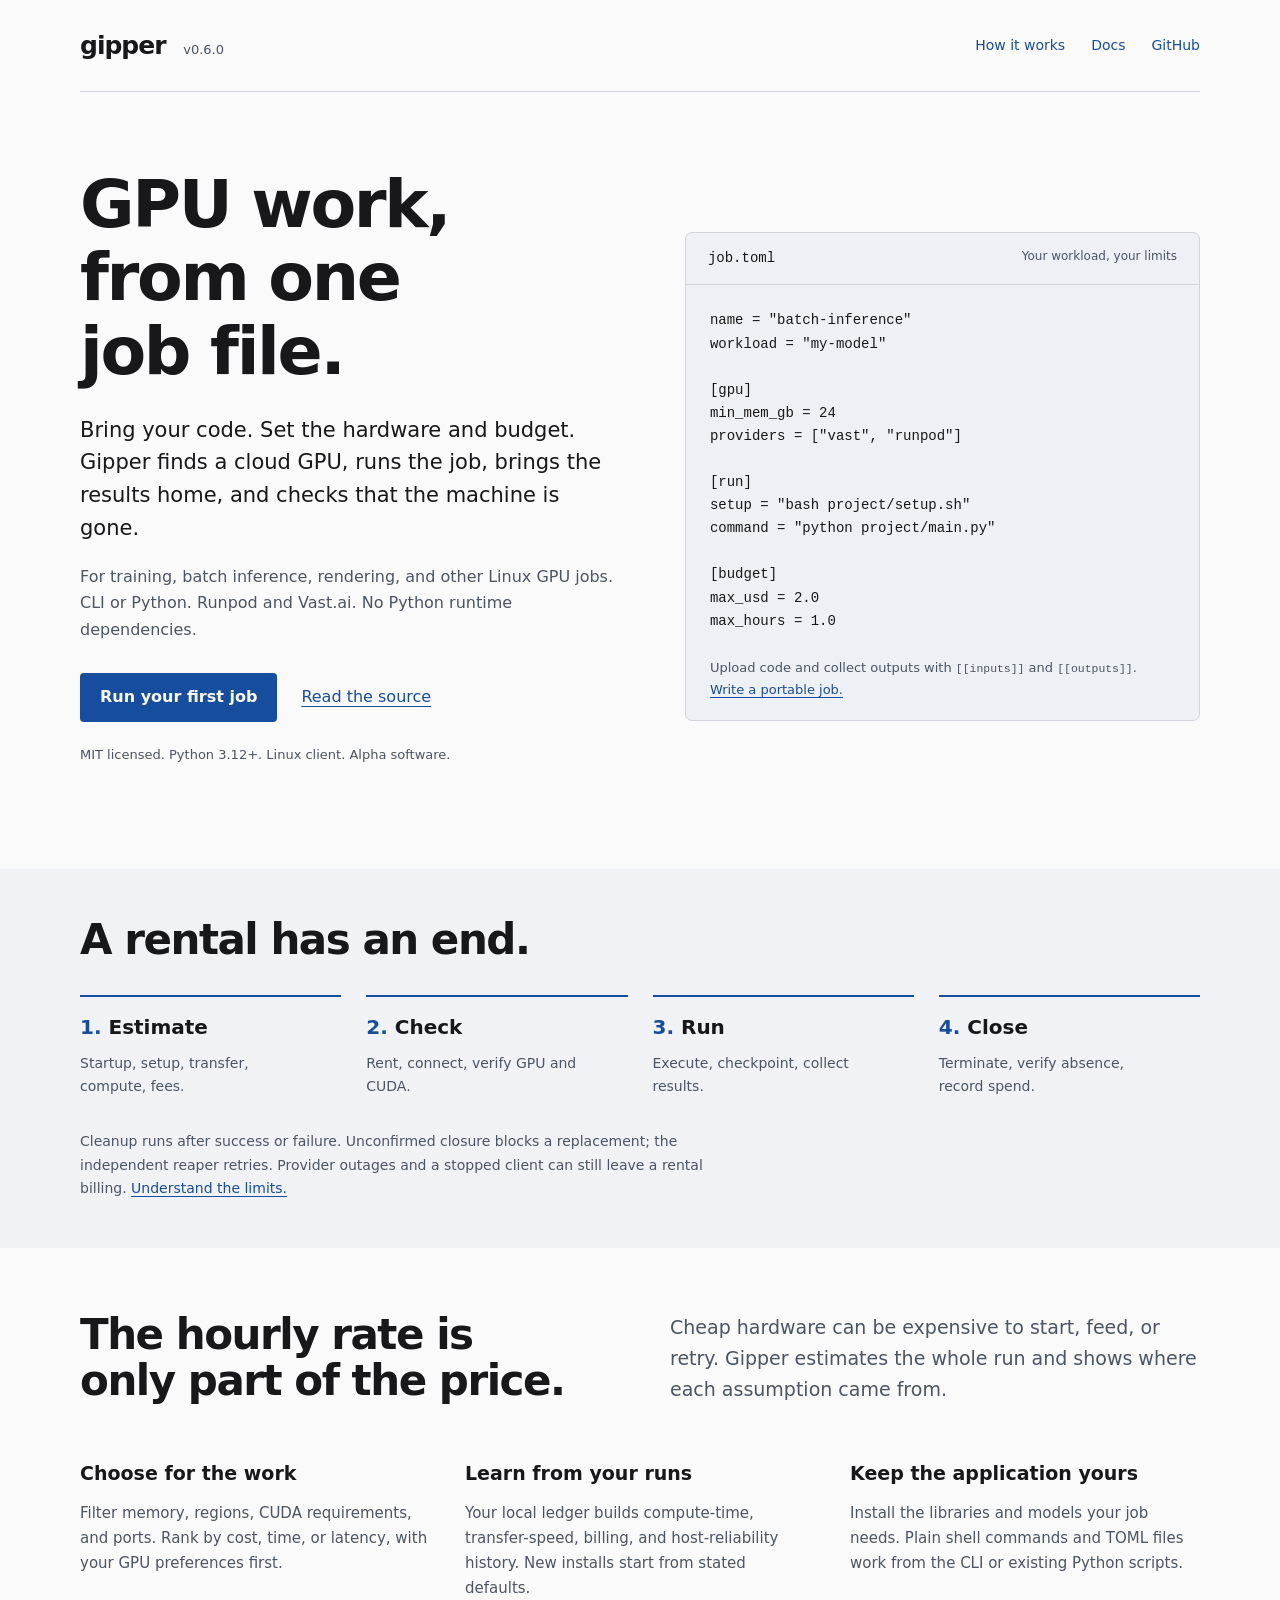
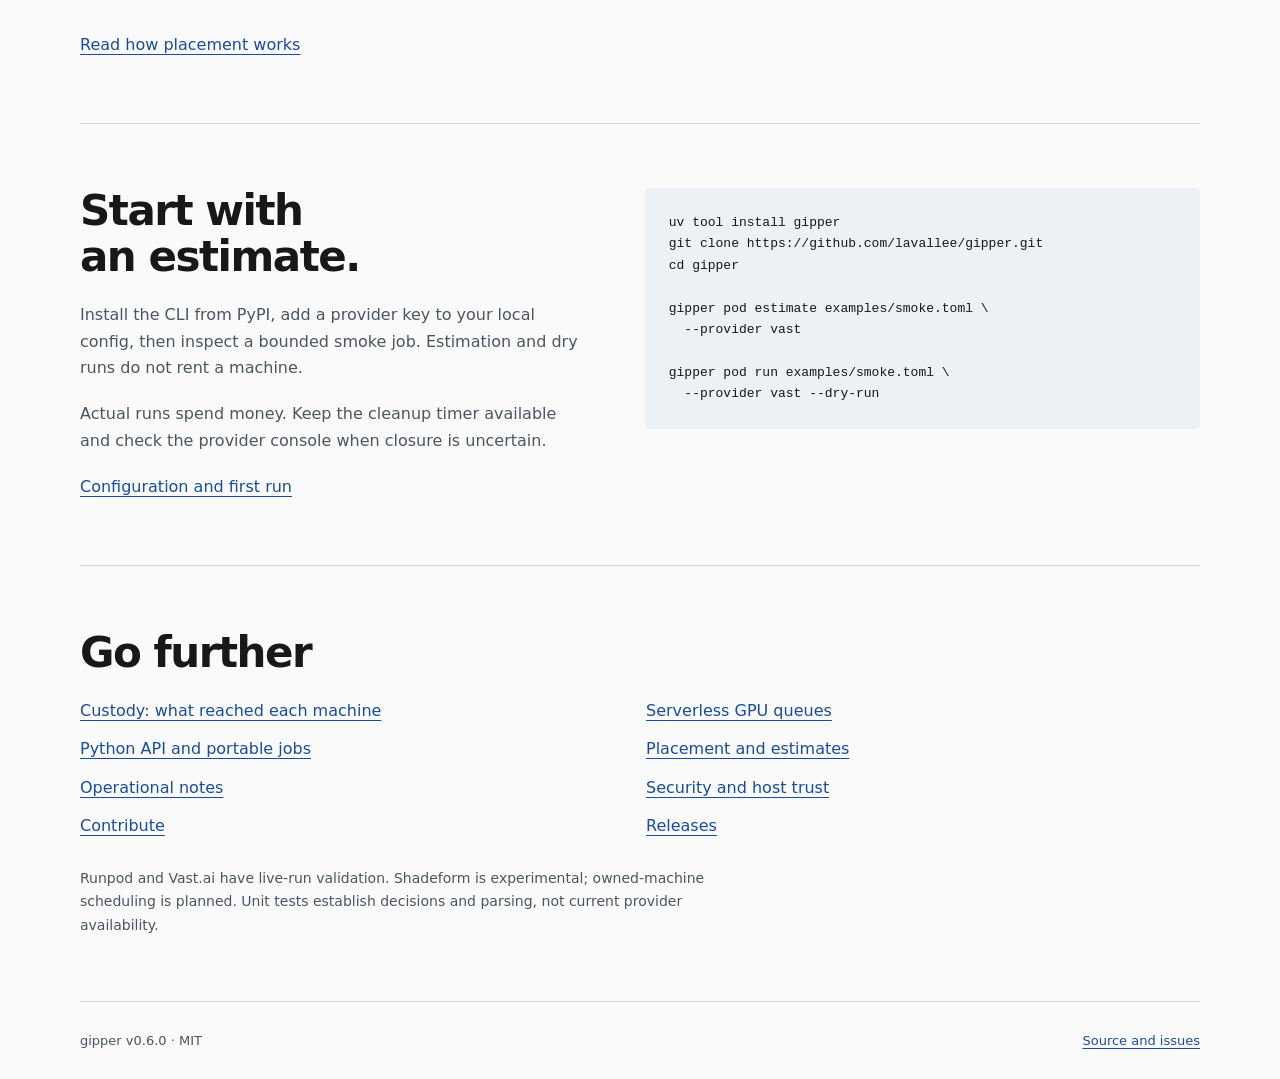
<file: docs/index.html>
<!doctype html>
<html lang="en">
<head>
<meta charset="utf-8"><meta name="viewport" content="width=device-width,initial-scale=1">
<meta name="color-scheme" content="dark light">
<title>gipper — GPU jobs across cloud markets</title>
<meta name="description" content="Run GPU jobs across Runpod and Vast.ai. Compare whole-job costs, collect results, verify teardown, and learn from your own run history. Python, TOML, no runtime dependencies.">
<meta property="og:title" content="gipper — GPU jobs across cloud markets">
<meta property="og:description" content="One job file. Whole-run estimates. Results brought home. Teardown verified.">
<meta property="og:type" content="website"><link rel="canonical" href="https://lavallee.github.io/gipper/">
<link rel="icon" href="favicon.svg" type="image/svg+xml"><link rel="stylesheet" href="style.css">
</head>
<body>
<a class="skip" href="#main">Skip to content</a>
<header class="site-header wrap"><a class="wordmark" href="./">gipper <span>v0.6.0</span></a><nav aria-label="Main"><a href="#how">How it works</a><a href="guides/quickstart.html">Docs</a><a href="https://github.com/lavallee/gipper">GitHub</a></nav></header>
<main id="main">
<section class="hero wrap">
<div><h1>GPU work, from one job file.</h1><p class="lead">Bring your code. Set the hardware and budget. Gipper finds a cloud GPU, runs the job, brings the results home, and checks that the machine is gone.</p><p class="support">For training, batch inference, rendering, and other Linux GPU jobs. CLI or Python. Runpod and Vast.ai. No Python runtime dependencies.</p><div class="actions"><a class="button" href="guides/quickstart.html">Run your first job</a><a href="https://github.com/lavallee/gipper">Read the source</a></div><p class="status">MIT licensed. Python 3.12+. Linux client. Alpha software.</p></div>
<div class="job-file"><div class="file-heading">job.toml <span>Your workload, your limits</span></div><pre><code>name = "batch-inference"
workload = "my-model"

[gpu]
min_mem_gb = 24
providers = ["vast", "runpod"]

[run]
setup = "bash project/setup.sh"
command = "python project/main.py"

[budget]
max_usd = 2.0
max_hours = 1.0</code></pre><p>Upload code and collect outputs with <code>[[inputs]]</code> and <code>[[outputs]]</code>. <a href="guides/clients.html">Write a portable job.</a></p></div>
</section>
<section class="band" id="how"><div class="wrap"><h2>A rental has an end.</h2><ol class="lifecycle"><li><strong>Estimate</strong><span>Startup, setup, transfer, compute, fees.</span></li><li><strong>Check</strong><span>Rent, connect, verify GPU and CUDA.</span></li><li><strong>Run</strong><span>Execute, checkpoint, collect results.</span></li><li><strong>Close</strong><span>Terminate, verify absence, record spend.</span></li></ol><p>Cleanup runs after success or failure. Unconfirmed closure blocks a replacement; the independent reaper retries. Provider outages and a stopped client can still leave a rental billing. <a href="guides/security.html">Understand the limits.</a></p></div></section>
<section class="wrap section"><div class="section-intro"><h2>The hourly rate is only part of the price.</h2><p>Cheap hardware can be expensive to start, feed, or retry. Gipper estimates the whole run and shows where each assumption came from.</p></div><dl class="capabilities"><div><dt>Choose for the work</dt><dd>Filter memory, regions, CUDA requirements, and ports. Rank by cost, time, or latency, with your GPU preferences first.</dd></div><div><dt>Learn from your runs</dt><dd>Your local ledger builds compute-time, transfer-speed, billing, and host-reliability history. New installs start from stated defaults.</dd></div><div><dt>Keep the application yours</dt><dd>Install the libraries and models your job needs. Plain shell commands and TOML files work from the CLI or existing Python scripts.</dd></div></dl><a href="guides/placement.html">Read how placement works</a></section>
<section class="wrap section install" id="install"><div><h2>Start with an estimate.</h2><p>Install the CLI from PyPI, add a provider key to your local config, then inspect a bounded smoke job. Estimation and dry runs do not rent a machine.</p><p>Actual runs spend money. Keep the cleanup timer available and check the provider console when closure is uncertain.</p><a href="guides/quickstart.html">Configuration and first run</a></div><pre><code>uv tool install gipper
git clone https://github.com/lavallee/gipper.git
cd gipper

gipper pod estimate examples/smoke.toml \
  --provider vast

gipper pod run examples/smoke.toml \
  --provider vast --dry-run</code></pre></section>
<section class="wrap section reference"><h2>Go further</h2><div><a href="guides/custody.html">Custody: what reached each machine</a><a href="guides/serverless.html">Serverless GPU queues</a><a href="guides/clients.html">Python API and portable jobs</a><a href="guides/placement.html">Placement and estimates</a><a href="guides/lessons.html">Operational notes</a><a href="guides/security.html">Security and host trust</a><a href="https://github.com/lavallee/gipper/blob/main/CONTRIBUTING.md">Contribute</a><a href="https://github.com/lavallee/gipper/releases">Releases</a></div><p>Runpod and Vast.ai have live-run validation. Shadeform is experimental; owned-machine scheduling is planned. Unit tests establish decisions and parsing, not current provider availability.</p></section>
</main><footer class="wrap footer"><span>gipper v0.6.0 · MIT</span><a href="https://github.com/lavallee/gipper">Source and issues</a></footer>
</body></html>
</file>
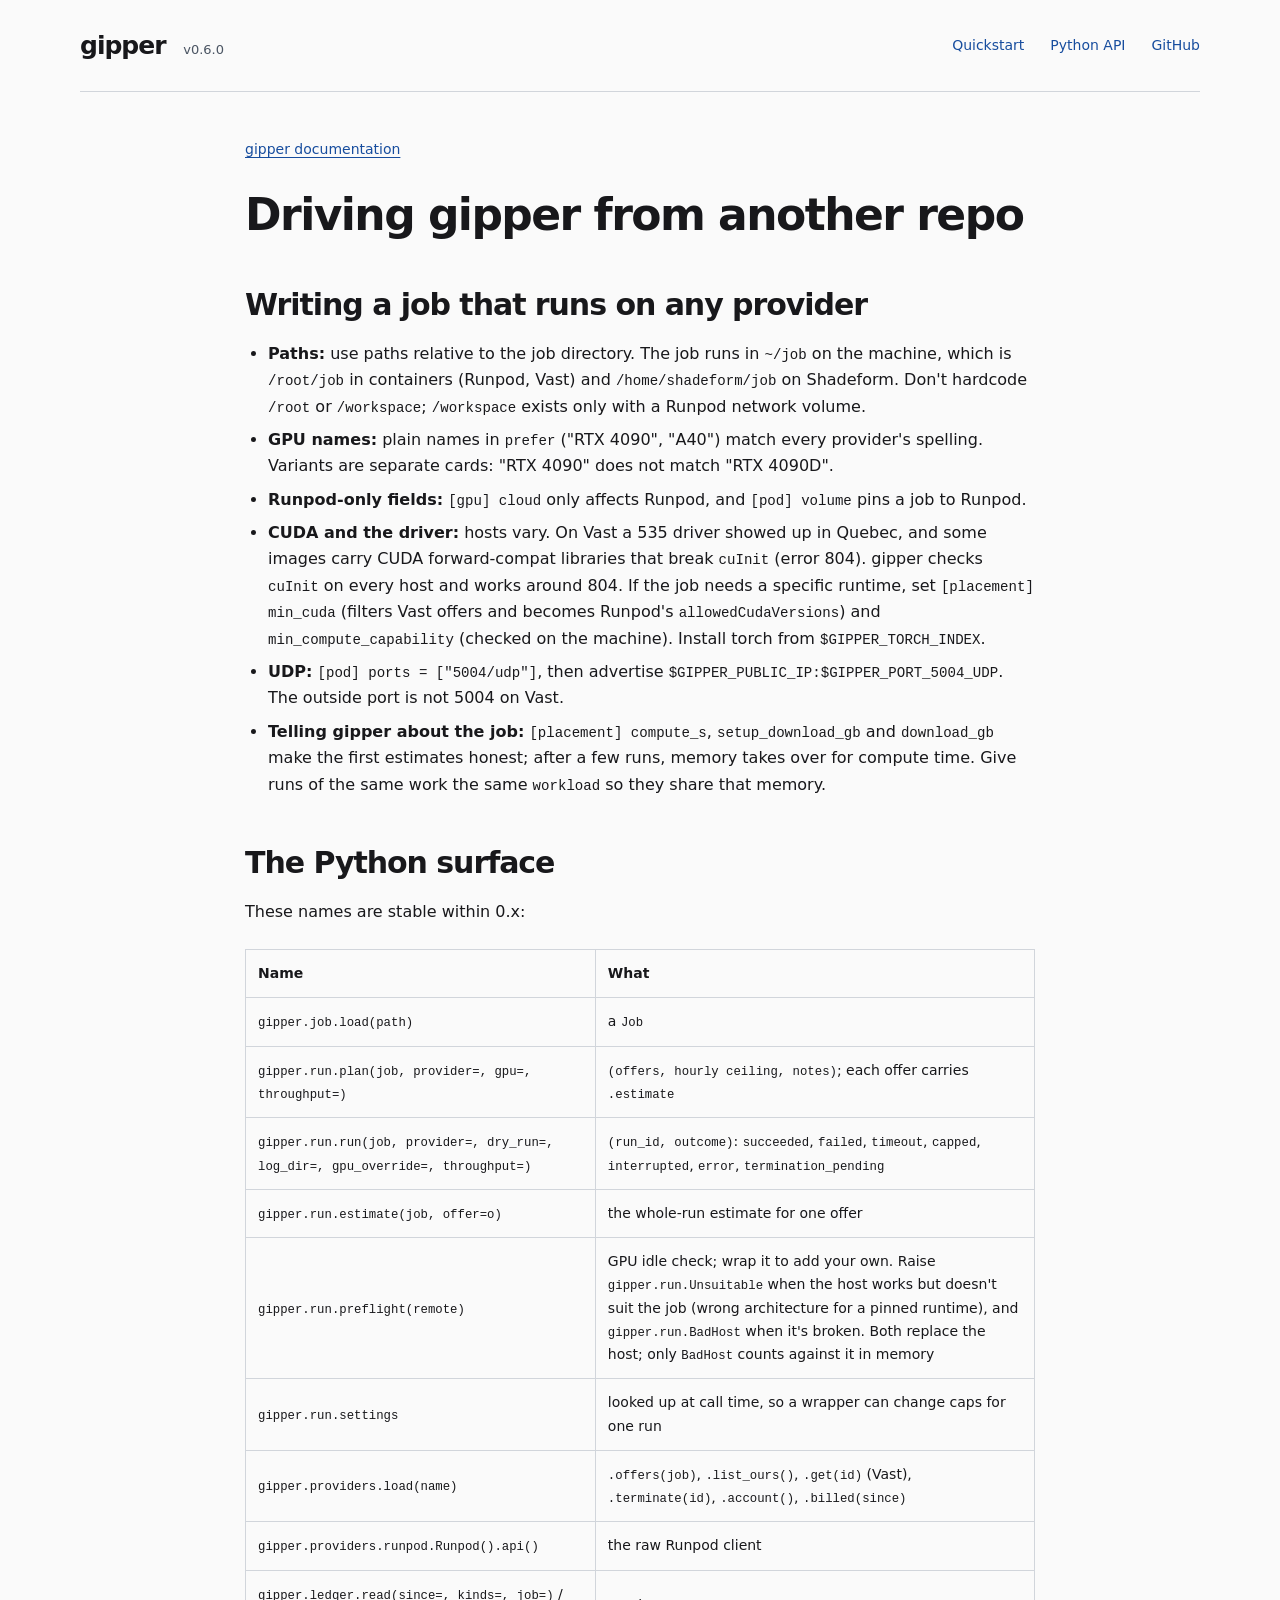
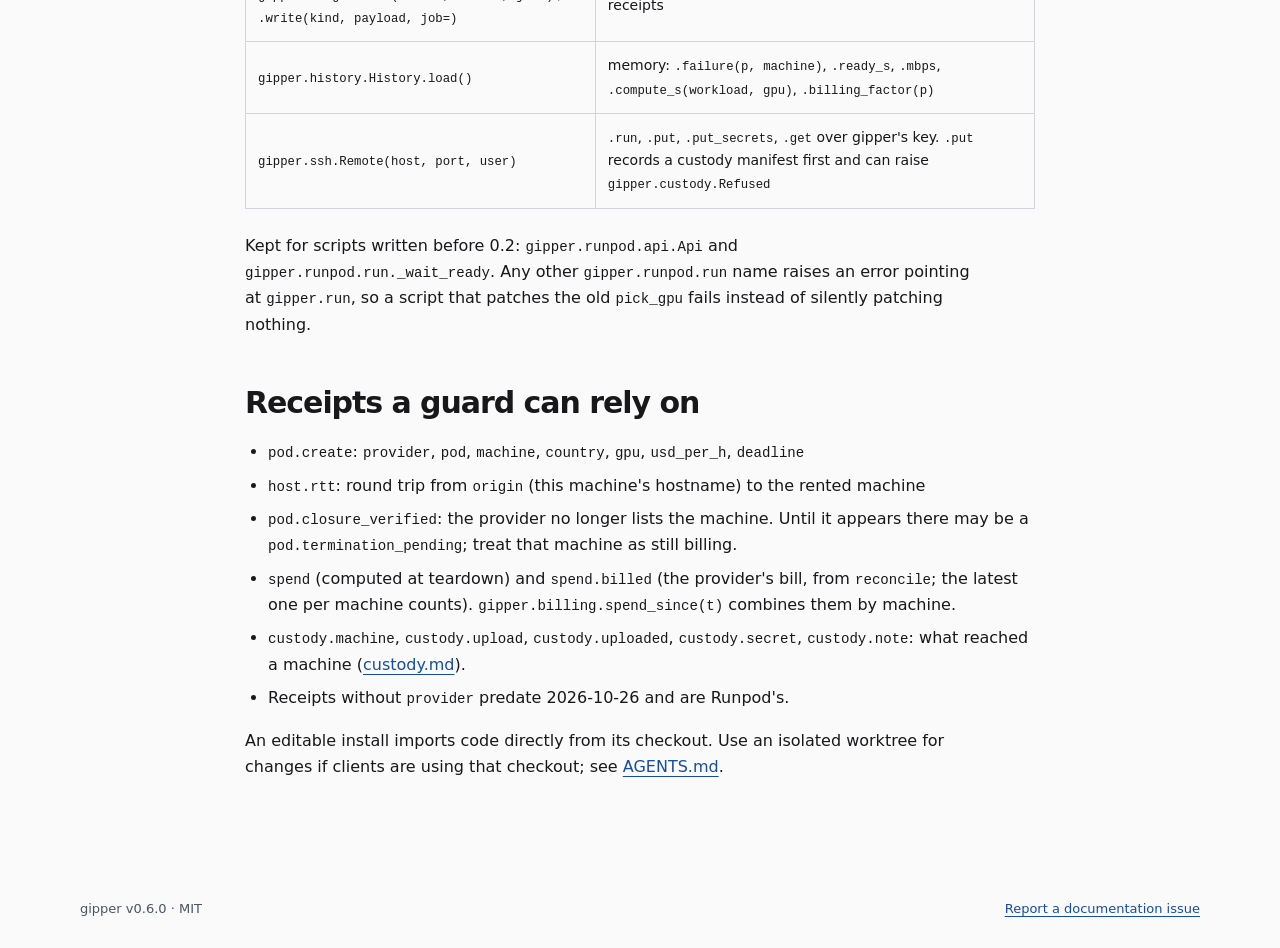
<file: docs/guides/clients.html>
<!doctype html>
<html lang="en"><head><meta charset="utf-8"><meta name="viewport" content="width=device-width,initial-scale=1">
<meta name="color-scheme" content="dark light"><title>Driving gipper from another repo — gipper</title>
<meta name="description" content="Driving gipper from another repo: documentation for the gipper GPU job runner.">
<link rel="canonical" href="https://lavallee.github.io/gipper/guides/clients.html">
<link rel="stylesheet" href="../style.css"><link rel="icon" href="../favicon.svg" type="image/svg+xml"></head>
<body><a class="skip" href="#main">Skip to content</a><header class="site-header wrap"><a class="wordmark" href="../index.html">gipper <span>v0.6.0</span></a><nav aria-label="Documentation"><a href="quickstart.html">Quickstart</a><a href="clients.html">Python API</a><a href="https://github.com/lavallee/gipper">GitHub</a></nav></header>
<main class="guide wrap" id="main"><a class="back" href="../index.html">gipper documentation</a><h1>Driving gipper from another repo</h1>
<h2>Writing a job that runs on any provider</h2>
<ul>
<li><strong>Paths:</strong> use paths relative to the job directory. The job runs in
<code>~/job</code> on the machine, which is <code>/root/job</code> in containers (Runpod, Vast) and
<code>/home/shadeform/job</code> on Shadeform. Don't hardcode <code>/root</code> or <code>/workspace</code>;
<code>/workspace</code> exists only with a Runpod network volume.</li>
<li><strong>GPU names:</strong> plain names in <code>prefer</code> (&quot;RTX 4090&quot;, &quot;A40&quot;) match every
provider's spelling. Variants are separate cards: &quot;RTX 4090&quot; does not match
&quot;RTX 4090D&quot;.</li>
<li><strong>Runpod-only fields:</strong> <code>[gpu] cloud</code> only affects Runpod, and <code>[pod] volume</code>
pins a job to Runpod.</li>
<li><strong>CUDA and the driver:</strong> hosts vary. On Vast a 535 driver showed up in Quebec,
and some images carry CUDA forward-compat libraries that break <code>cuInit</code> (error
804). gipper checks <code>cuInit</code> on every host and works around 804. If the job
needs a specific runtime, set <code>[placement] min_cuda</code> (filters Vast offers and
becomes Runpod's <code>allowedCudaVersions</code>) and <code>min_compute_capability</code> (checked
on the machine). Install torch from <code>$GIPPER_TORCH_INDEX</code>.</li>
<li><strong>UDP:</strong> <code>[pod] ports = [&quot;5004/udp&quot;]</code>, then advertise
<code>$GIPPER_PUBLIC_IP:$GIPPER_PORT_5004_UDP</code>. The outside port is not 5004 on Vast.</li>
<li><strong>Telling gipper about the job:</strong> <code>[placement] compute_s</code>, <code>setup_download_gb</code>
and <code>download_gb</code> make the first estimates honest; after a few runs, memory
takes over for compute time. Give runs of the same work the same <code>workload</code> so
they share that memory.</li>
</ul>
<h2>The Python surface</h2>
<p>These names are stable within 0.x:</p>
<table>
<thead>
<tr>
<th>Name</th>
<th>What</th>
</tr>
</thead>
<tbody>
<tr>
<td><code>gipper.job.load(path)</code></td>
<td>a <code>Job</code></td>
</tr>
<tr>
<td><code>gipper.run.plan(job, provider=, gpu=, throughput=)</code></td>
<td><code>(offers, hourly ceiling, notes)</code>; each offer carries <code>.estimate</code></td>
</tr>
<tr>
<td><code>gipper.run.run(job, provider=, dry_run=, log_dir=, gpu_override=, throughput=)</code></td>
<td><code>(run_id, outcome)</code>: <code>succeeded</code>, <code>failed</code>, <code>timeout</code>, <code>capped</code>, <code>interrupted</code>, <code>error</code>, <code>termination_pending</code></td>
</tr>
<tr>
<td><code>gipper.run.estimate(job, offer=o)</code></td>
<td>the whole-run estimate for one offer</td>
</tr>
<tr>
<td><code>gipper.run.preflight(remote)</code></td>
<td>GPU idle check; wrap it to add your own. Raise <code>gipper.run.Unsuitable</code> when the host works but doesn't suit the job (wrong architecture for a pinned runtime), and <code>gipper.run.BadHost</code> when it's broken. Both replace the host; only <code>BadHost</code> counts against it in memory</td>
</tr>
<tr>
<td><code>gipper.run.settings</code></td>
<td>looked up at call time, so a wrapper can change caps for one run</td>
</tr>
<tr>
<td><code>gipper.providers.load(name)</code></td>
<td><code>.offers(job)</code>, <code>.list_ours()</code>, <code>.get(id)</code> (Vast), <code>.terminate(id)</code>, <code>.account()</code>, <code>.billed(since)</code></td>
</tr>
<tr>
<td><code>gipper.providers.runpod.Runpod().api()</code></td>
<td>the raw Runpod client</td>
</tr>
<tr>
<td><code>gipper.ledger.read(since=, kinds=, job=)</code> / <code>.write(kind, payload, job=)</code></td>
<td>receipts</td>
</tr>
<tr>
<td><code>gipper.history.History.load()</code></td>
<td>memory: <code>.failure(p, machine)</code>, <code>.ready_s</code>, <code>.mbps</code>, <code>.compute_s(workload, gpu)</code>, <code>.billing_factor(p)</code></td>
</tr>
<tr>
<td><code>gipper.ssh.Remote(host, port, user)</code></td>
<td><code>.run</code>, <code>.put</code>, <code>.put_secrets</code>, <code>.get</code> over gipper's key. <code>.put</code> records a custody manifest first and can raise <code>gipper.custody.Refused</code></td>
</tr>
</tbody>
</table>
<p>Kept for scripts written before 0.2: <code>gipper.runpod.api.Api</code> and
<code>gipper.runpod.run._wait_ready</code>. Any other <code>gipper.runpod.run</code> name raises an
error pointing at <code>gipper.run</code>, so a script that patches the old <code>pick_gpu</code> fails
instead of silently patching nothing.</p>
<h2>Receipts a guard can rely on</h2>
<ul>
<li><code>pod.create</code>: <code>provider</code>, <code>pod</code>, <code>machine</code>, <code>country</code>, <code>gpu</code>, <code>usd_per_h</code>, <code>deadline</code></li>
<li><code>host.rtt</code>: round trip from <code>origin</code> (this machine's hostname) to the rented machine</li>
<li><code>pod.closure_verified</code>: the provider no longer lists the machine. Until it
appears there may be a <code>pod.termination_pending</code>; treat that machine as still
billing.</li>
<li><code>spend</code> (computed at teardown) and <code>spend.billed</code> (the provider's bill, from
<code>reconcile</code>; the latest one per machine counts). <code>gipper.billing.spend_since(t)</code>
combines them by machine.</li>
<li><code>custody.machine</code>, <code>custody.upload</code>, <code>custody.uploaded</code>, <code>custody.secret</code>,
<code>custody.note</code>: what reached a machine (<a href="custody.html">custody.md</a>).</li>
<li>Receipts without <code>provider</code> predate 2026-10-26 and are Runpod's.</li>
</ul>
<p>An editable install imports code directly from its checkout. Use an isolated
worktree for changes if clients are using that checkout; see <a href="https://github.com/lavallee/gipper/blob/main/AGENTS.md">AGENTS.md</a>.</p>
</main>
<footer class="wrap footer"><span>gipper v0.6.0 · MIT</span><a href="https://github.com/lavallee/gipper/issues">Report a documentation issue</a></footer></body></html>
</file>
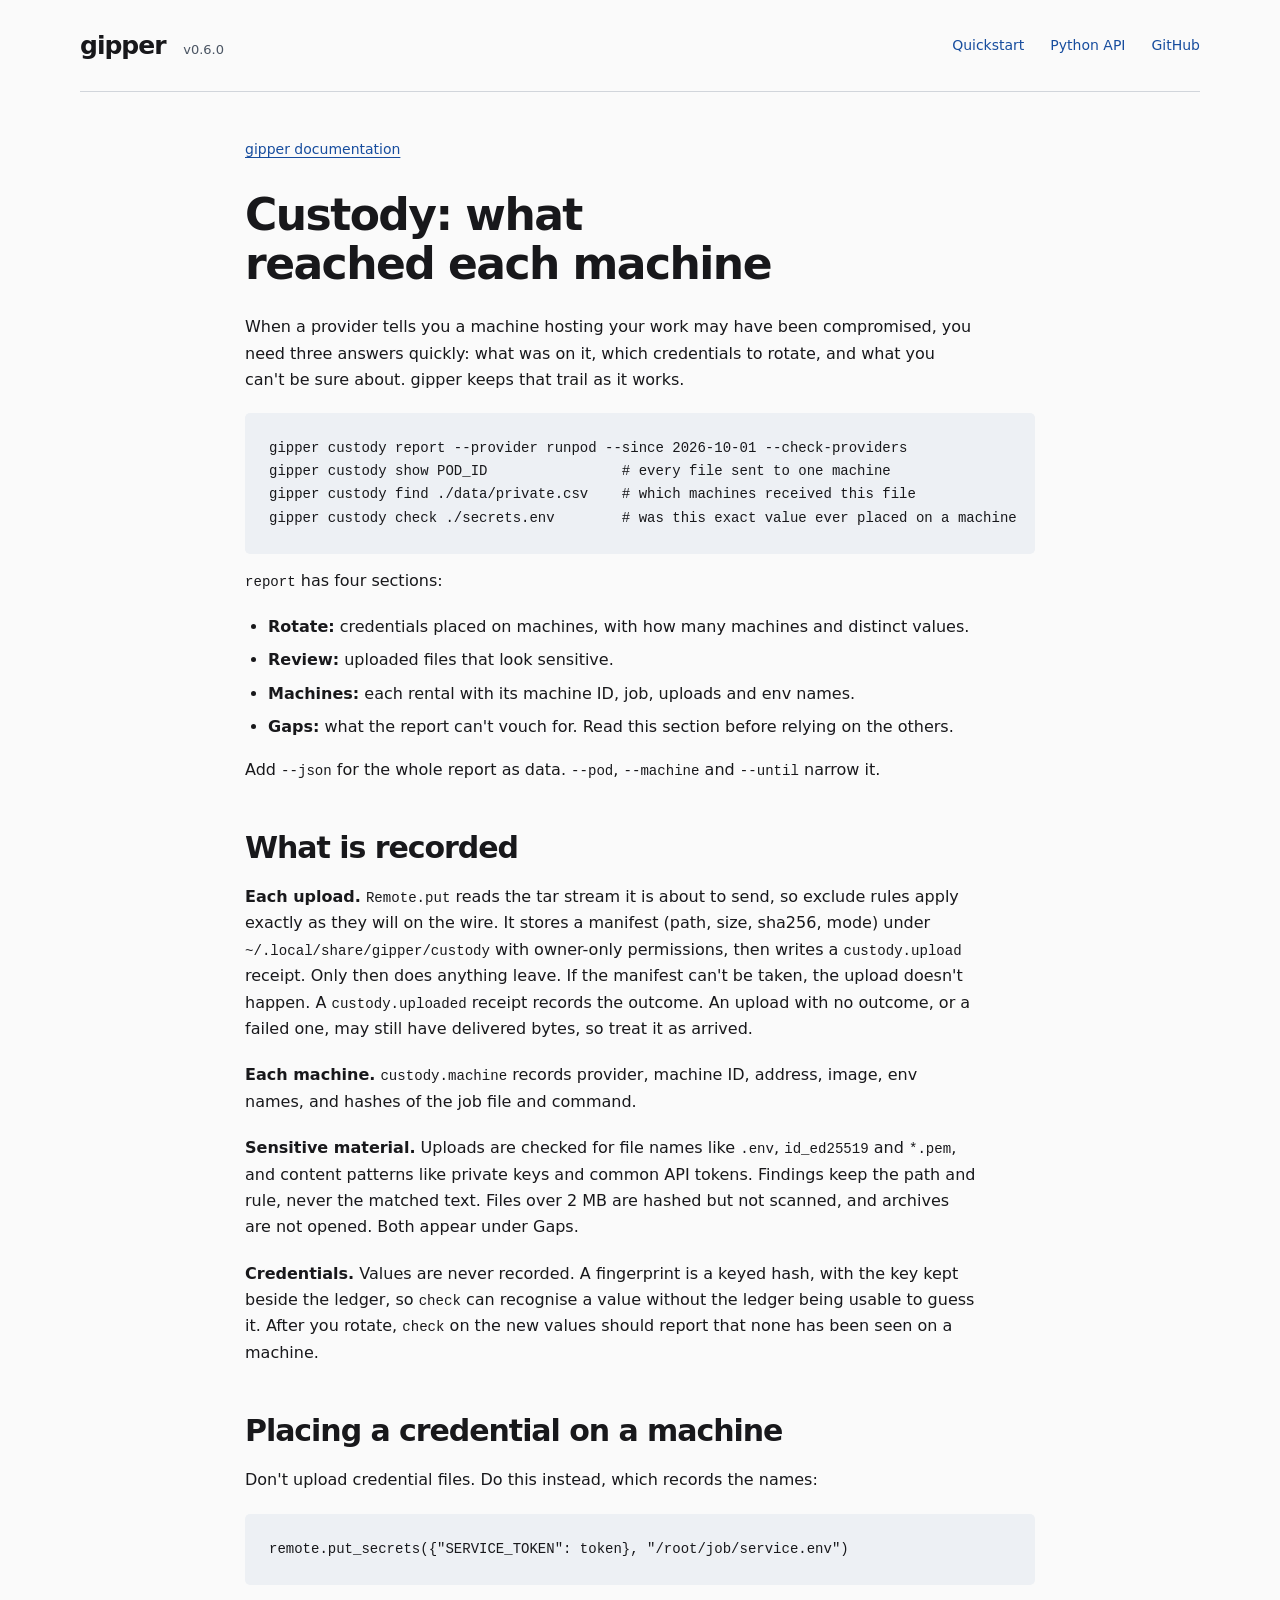
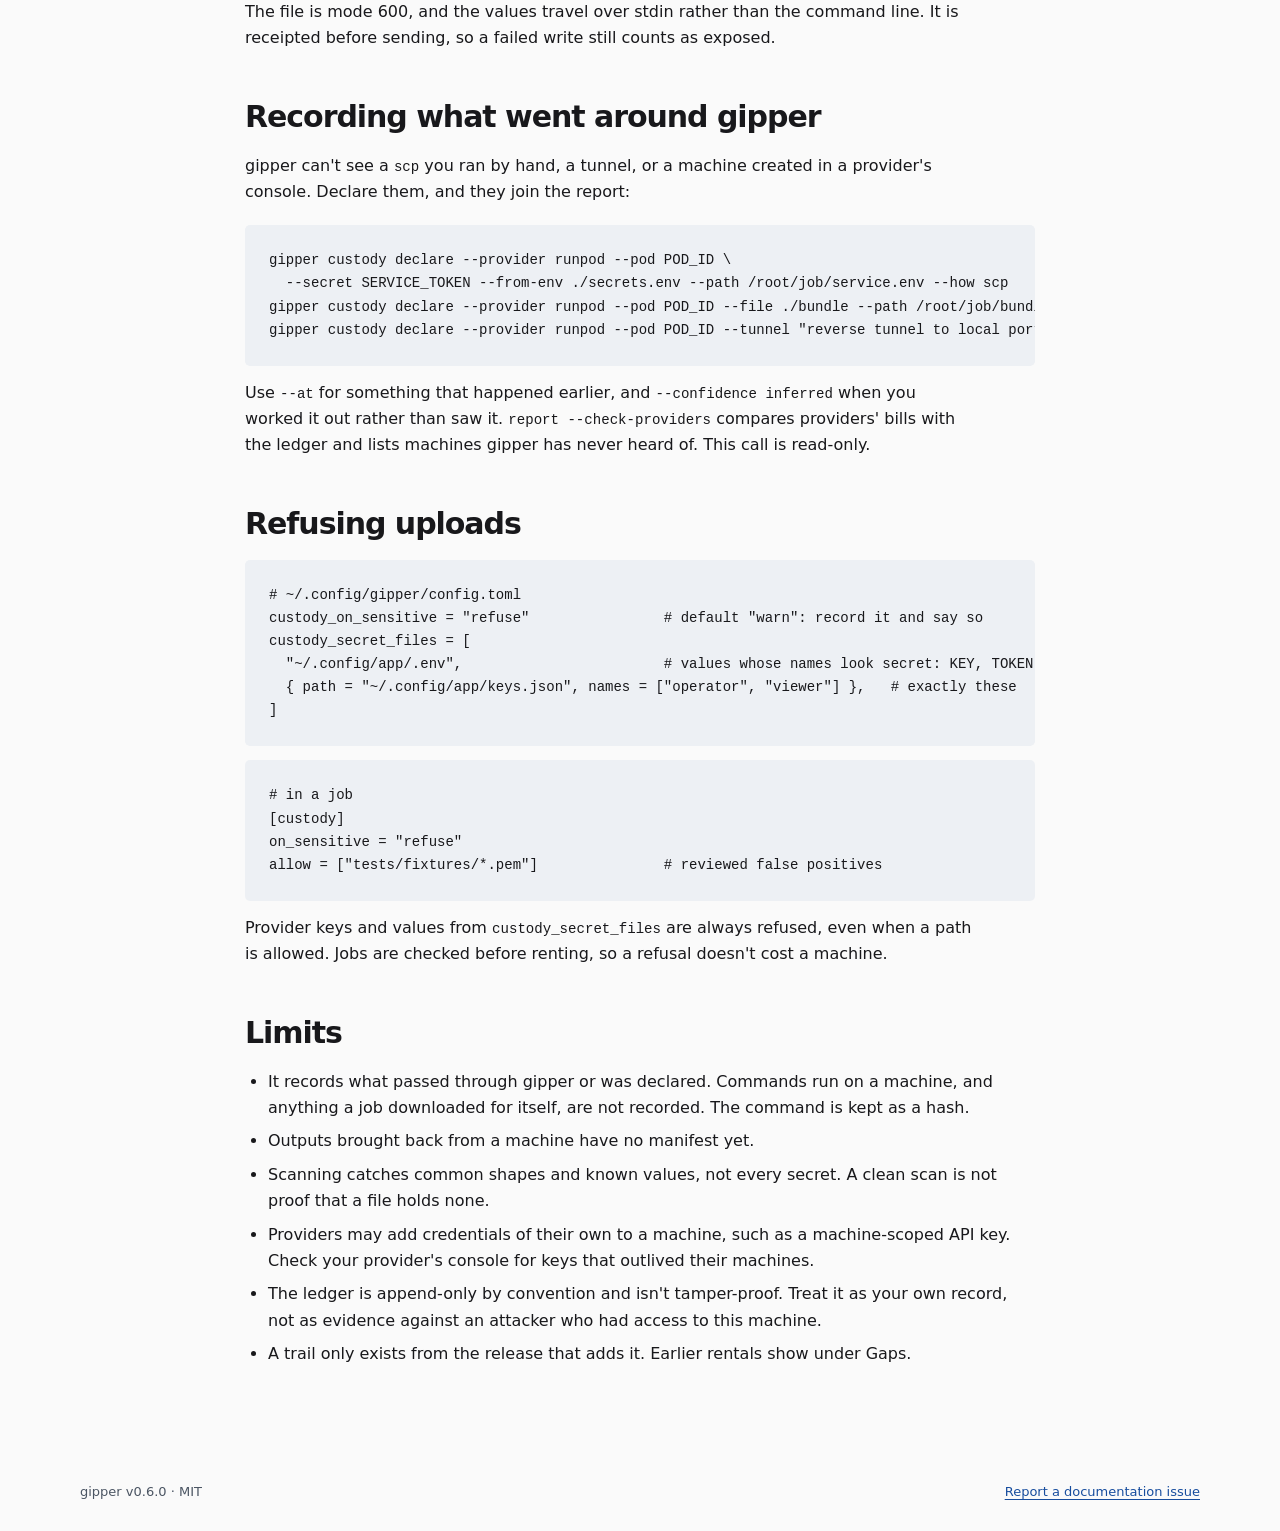
<file: docs/guides/custody.html>
<!doctype html>
<html lang="en"><head><meta charset="utf-8"><meta name="viewport" content="width=device-width,initial-scale=1">
<meta name="color-scheme" content="dark light"><title>Custody: what reached each machine — gipper</title>
<meta name="description" content="Custody: what reached each machine: documentation for the gipper GPU job runner.">
<link rel="canonical" href="https://lavallee.github.io/gipper/guides/custody.html">
<link rel="stylesheet" href="../style.css"><link rel="icon" href="../favicon.svg" type="image/svg+xml"></head>
<body><a class="skip" href="#main">Skip to content</a><header class="site-header wrap"><a class="wordmark" href="../index.html">gipper <span>v0.6.0</span></a><nav aria-label="Documentation"><a href="quickstart.html">Quickstart</a><a href="clients.html">Python API</a><a href="https://github.com/lavallee/gipper">GitHub</a></nav></header>
<main class="guide wrap" id="main"><a class="back" href="../index.html">gipper documentation</a><h1>Custody: what reached each machine</h1>
<p>When a provider tells you a machine hosting your work may have been compromised, you
need three answers quickly: what was on it, which credentials to rotate, and what you
can't be sure about. gipper keeps that trail as it works.</p>
<pre><code>gipper custody report --provider runpod --since 2026-10-01 --check-providers
gipper custody show POD_ID                # every file sent to one machine
gipper custody find ./data/private.csv    # which machines received this file
gipper custody check ./secrets.env        # was this exact value ever placed on a machine
</code></pre>
<p><code>report</code> has four sections:</p>
<ul>
<li><strong>Rotate:</strong> credentials placed on machines, with how many machines and distinct values.</li>
<li><strong>Review:</strong> uploaded files that look sensitive.</li>
<li><strong>Machines:</strong> each rental with its machine ID, job, uploads and env names.</li>
<li><strong>Gaps:</strong> what the report can't vouch for. Read this section before relying on the others.</li>
</ul>
<p>Add <code>--json</code> for the whole report as data. <code>--pod</code>, <code>--machine</code> and <code>--until</code> narrow it.</p>
<h2>What is recorded</h2>
<p><strong>Each upload.</strong> <code>Remote.put</code> reads the tar stream it is about to send, so exclude rules
apply exactly as they will on the wire. It stores a manifest (path, size, sha256, mode)
under <code>~/.local/share/gipper/custody</code> with owner-only permissions, then writes a
<code>custody.upload</code> receipt. Only then does anything leave. If the manifest can't be taken,
the upload doesn't happen. A <code>custody.uploaded</code> receipt records the outcome. An upload
with no outcome, or a failed one, may still have delivered bytes, so treat it as arrived.</p>
<p><strong>Each machine.</strong> <code>custody.machine</code> records provider, machine ID, address, image, env
names, and hashes of the job file and command.</p>
<p><strong>Sensitive material.</strong> Uploads are checked for file names like <code>.env</code>, <code>id_ed25519</code>
and <code>*.pem</code>, and content patterns like private keys and common API tokens. Findings keep
the path and rule, never the matched text. Files over 2 MB are hashed but not scanned,
and archives are not opened. Both appear under Gaps.</p>
<p><strong>Credentials.</strong> Values are never recorded. A fingerprint is a keyed hash, with the key
kept beside the ledger, so <code>check</code> can recognise a value without the ledger being
usable to guess it. After you rotate, <code>check</code> on the new values should report that none
has been seen on a machine.</p>
<h2>Placing a credential on a machine</h2>
<p>Don't upload credential files. Do this instead, which records the names:</p>
<pre><code class="language-python">remote.put_secrets({&quot;SERVICE_TOKEN&quot;: token}, &quot;/root/job/service.env&quot;)
</code></pre>
<p>The file is mode 600, and the values travel over stdin rather than the command line. It
is receipted before sending, so a failed write still counts as exposed.</p>
<h2>Recording what went around gipper</h2>
<p>gipper can't see a <code>scp</code> you ran by hand, a tunnel, or a machine created in a provider's
console. Declare them, and they join the report:</p>
<pre><code>gipper custody declare --provider runpod --pod POD_ID \
  --secret SERVICE_TOKEN --from-env ./secrets.env --path /root/job/service.env --how scp
gipper custody declare --provider runpod --pod POD_ID --file ./bundle --path /root/job/bundle --how scp
gipper custody declare --provider runpod --pod POD_ID --tunnel &quot;reverse tunnel to local port 8917&quot;
</code></pre>
<p>Use <code>--at</code> for something that happened earlier, and <code>--confidence inferred</code> when you
worked it out rather than saw it. <code>report --check-providers</code> compares providers' bills
with the ledger and lists machines gipper has never heard of. This call is read-only.</p>
<h2>Refusing uploads</h2>
<pre><code class="language-toml"># ~/.config/gipper/config.toml
custody_on_sensitive = &quot;refuse&quot;                # default &quot;warn&quot;: record it and say so
custody_secret_files = [
  &quot;~/.config/app/.env&quot;,                        # values whose names look secret: KEY, TOKEN, PASSWORD...
  { path = &quot;~/.config/app/keys.json&quot;, names = [&quot;operator&quot;, &quot;viewer&quot;] },   # exactly these
]
</code></pre>
<pre><code class="language-toml"># in a job
[custody]
on_sensitive = &quot;refuse&quot;
allow = [&quot;tests/fixtures/*.pem&quot;]               # reviewed false positives
</code></pre>
<p>Provider keys and values from <code>custody_secret_files</code> are always refused, even when a
path is allowed. Jobs are checked before renting, so a refusal doesn't cost a machine.</p>
<h2>Limits</h2>
<ul>
<li>It records what passed through gipper or was declared. Commands run on a machine, and
anything a job downloaded for itself, are not recorded. The command is kept as a hash.</li>
<li>Outputs brought back from a machine have no manifest yet.</li>
<li>Scanning catches common shapes and known values, not every secret. A clean scan is not
proof that a file holds none.</li>
<li>Providers may add credentials of their own to a machine, such as a machine-scoped API
key. Check your provider's console for keys that outlived their machines.</li>
<li>The ledger is append-only by convention and isn't tamper-proof. Treat it as your own
record, not as evidence against an attacker who had access to this machine.</li>
<li>A trail only exists from the release that adds it. Earlier rentals show under Gaps.</li>
</ul>
</main>
<footer class="wrap footer"><span>gipper v0.6.0 · MIT</span><a href="https://github.com/lavallee/gipper/issues">Report a documentation issue</a></footer></body></html>
</file>
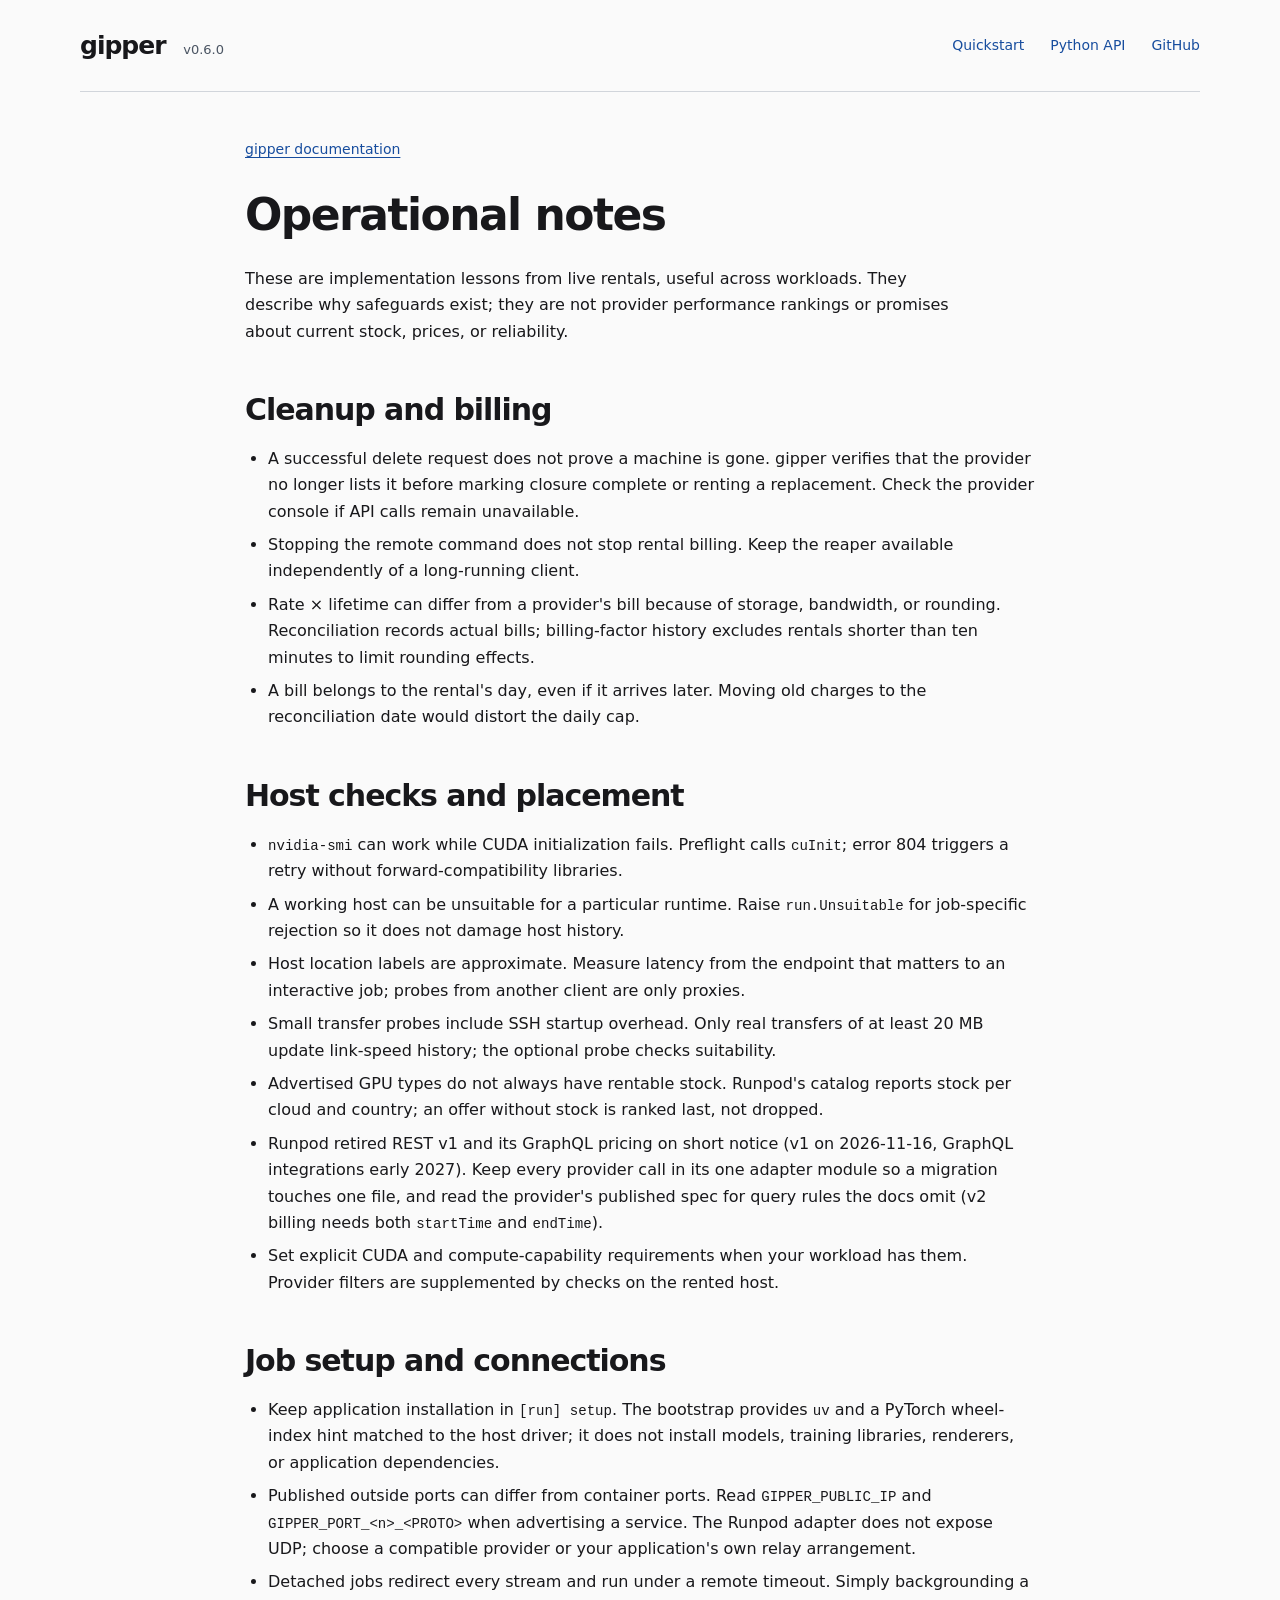
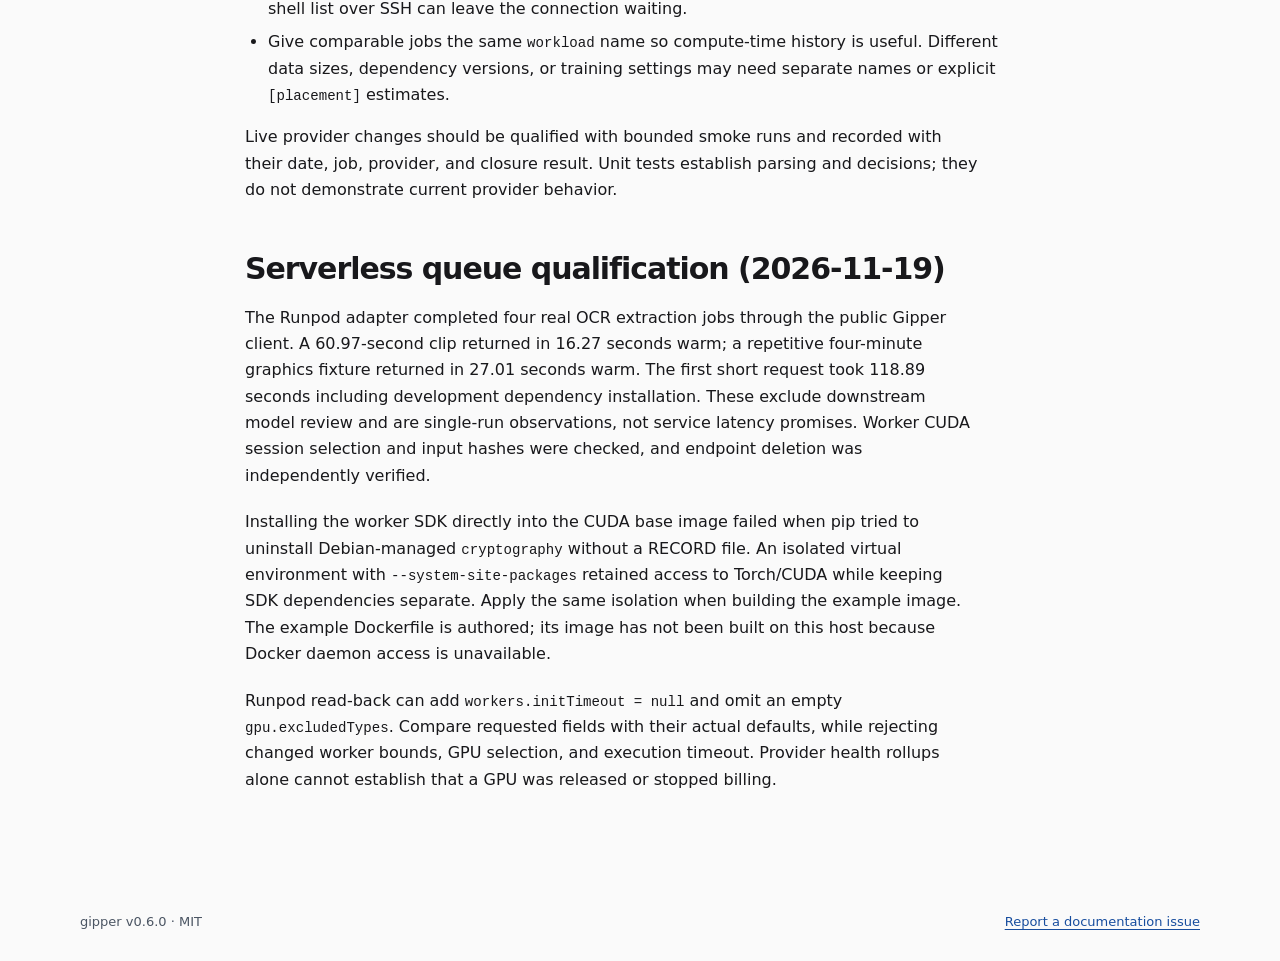
<file: docs/guides/lessons.html>
<!doctype html>
<html lang="en"><head><meta charset="utf-8"><meta name="viewport" content="width=device-width,initial-scale=1">
<meta name="color-scheme" content="dark light"><title>Operational notes — gipper</title>
<meta name="description" content="Operational notes: documentation for the gipper GPU job runner.">
<link rel="canonical" href="https://lavallee.github.io/gipper/guides/lessons.html">
<link rel="stylesheet" href="../style.css"><link rel="icon" href="../favicon.svg" type="image/svg+xml"></head>
<body><a class="skip" href="#main">Skip to content</a><header class="site-header wrap"><a class="wordmark" href="../index.html">gipper <span>v0.6.0</span></a><nav aria-label="Documentation"><a href="quickstart.html">Quickstart</a><a href="clients.html">Python API</a><a href="https://github.com/lavallee/gipper">GitHub</a></nav></header>
<main class="guide wrap" id="main"><a class="back" href="../index.html">gipper documentation</a><h1>Operational notes</h1>
<p>These are implementation lessons from live rentals, useful across workloads.
They describe why safeguards exist; they are not provider performance rankings
or promises about current stock, prices, or reliability.</p>
<h2>Cleanup and billing</h2>
<ul>
<li>A successful delete request does not prove a machine is gone. gipper verifies
that the provider no longer lists it before marking closure complete or renting
a replacement. Check the provider console if API calls remain unavailable.</li>
<li>Stopping the remote command does not stop rental billing. Keep the reaper
available independently of a long-running client.</li>
<li>Rate × lifetime can differ from a provider's bill because of storage,
bandwidth, or rounding. Reconciliation records actual bills; billing-factor
history excludes rentals shorter than ten minutes to limit rounding effects.</li>
<li>A bill belongs to the rental's day, even if it arrives later. Moving old
charges to the reconciliation date would distort the daily cap.</li>
</ul>
<h2>Host checks and placement</h2>
<ul>
<li><code>nvidia-smi</code> can work while CUDA initialization fails. Preflight calls
<code>cuInit</code>; error 804 triggers a retry without forward-compatibility libraries.</li>
<li>A working host can be unsuitable for a particular runtime. Raise
<code>run.Unsuitable</code> for job-specific rejection so it does not damage host history.</li>
<li>Host location labels are approximate. Measure latency from the endpoint that
matters to an interactive job; probes from another client are only proxies.</li>
<li>Small transfer probes include SSH startup overhead. Only real transfers of
at least 20 MB update link-speed history; the optional probe checks suitability.</li>
<li>Advertised GPU types do not always have rentable stock. Runpod's catalog reports
stock per cloud and country; an offer without stock is ranked last, not dropped.</li>
<li>Runpod retired REST v1 and its GraphQL pricing on short notice (v1 on
2026-11-16, GraphQL integrations early 2027). Keep every provider call in its
one adapter module so a migration touches one file, and read the provider's
published spec for query rules the docs omit (v2 billing needs both <code>startTime</code>
and <code>endTime</code>).</li>
<li>Set explicit CUDA and compute-capability requirements when your workload has
them. Provider filters are supplemented by checks on the rented host.</li>
</ul>
<h2>Job setup and connections</h2>
<ul>
<li>Keep application installation in <code>[run] setup</code>. The bootstrap provides <code>uv</code>
and a PyTorch wheel-index hint matched to the host driver; it does not install
models, training libraries, renderers, or application dependencies.</li>
<li>Published outside ports can differ from container ports. Read
<code>GIPPER_PUBLIC_IP</code> and <code>GIPPER_PORT_&lt;n&gt;_&lt;PROTO&gt;</code> when advertising a service.
The Runpod adapter does not expose UDP; choose a compatible provider or your
application's own relay arrangement.</li>
<li>Detached jobs redirect every stream and run under a remote timeout. Simply
backgrounding a shell list over SSH can leave the connection waiting.</li>
<li>Give comparable jobs the same <code>workload</code> name so compute-time history is
useful. Different data sizes, dependency versions, or training settings may
need separate names or explicit <code>[placement]</code> estimates.</li>
</ul>
<p>Live provider changes should be qualified with bounded smoke runs and recorded
with their date, job, provider, and closure result. Unit tests establish parsing
and decisions; they do not demonstrate current provider behavior.</p>
<h2>Serverless queue qualification (2026-11-19)</h2>
<p>The Runpod adapter completed four real OCR extraction jobs through the public
Gipper client. A 60.97-second clip returned in 16.27 seconds warm; a repetitive
four-minute graphics fixture returned in 27.01 seconds warm. The first short
request took 118.89 seconds including development dependency installation.
These exclude downstream model review and are single-run observations, not
service latency promises. Worker CUDA session selection and input hashes were
checked, and endpoint deletion was independently verified.</p>
<p>Installing the worker SDK directly into the CUDA base image failed when pip
tried to uninstall Debian-managed <code>cryptography</code> without a RECORD file. An
isolated virtual environment with <code>--system-site-packages</code> retained access to
Torch/CUDA while keeping SDK dependencies separate. Apply the same isolation
when building the example image. The example Dockerfile is authored; its image
has not been built on this host because Docker daemon access is unavailable.</p>
<p>Runpod read-back can add <code>workers.initTimeout = null</code> and omit an empty
<code>gpu.excludedTypes</code>. Compare requested fields with their actual defaults, while
rejecting changed worker bounds, GPU selection, and execution timeout. Provider
health rollups alone cannot establish that a GPU was released or stopped billing.</p>
</main>
<footer class="wrap footer"><span>gipper v0.6.0 · MIT</span><a href="https://github.com/lavallee/gipper/issues">Report a documentation issue</a></footer></body></html>
</file>
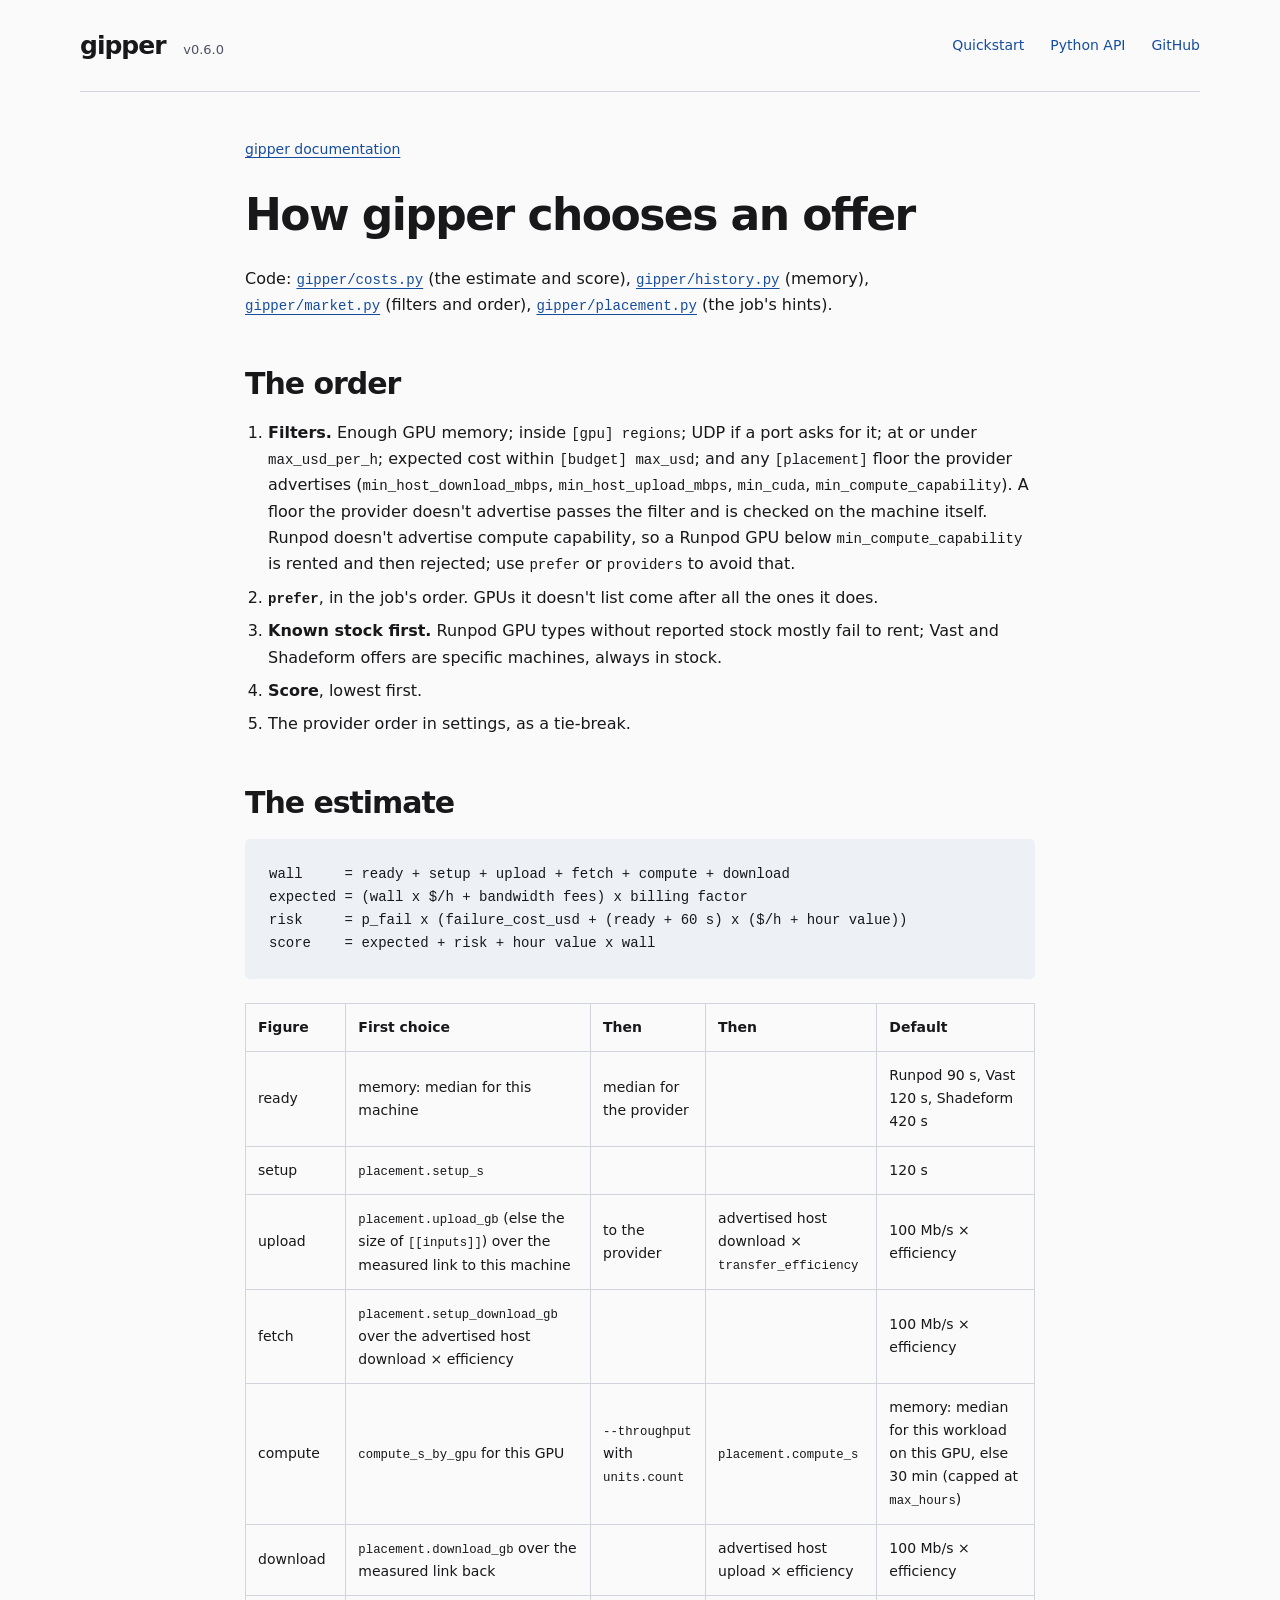
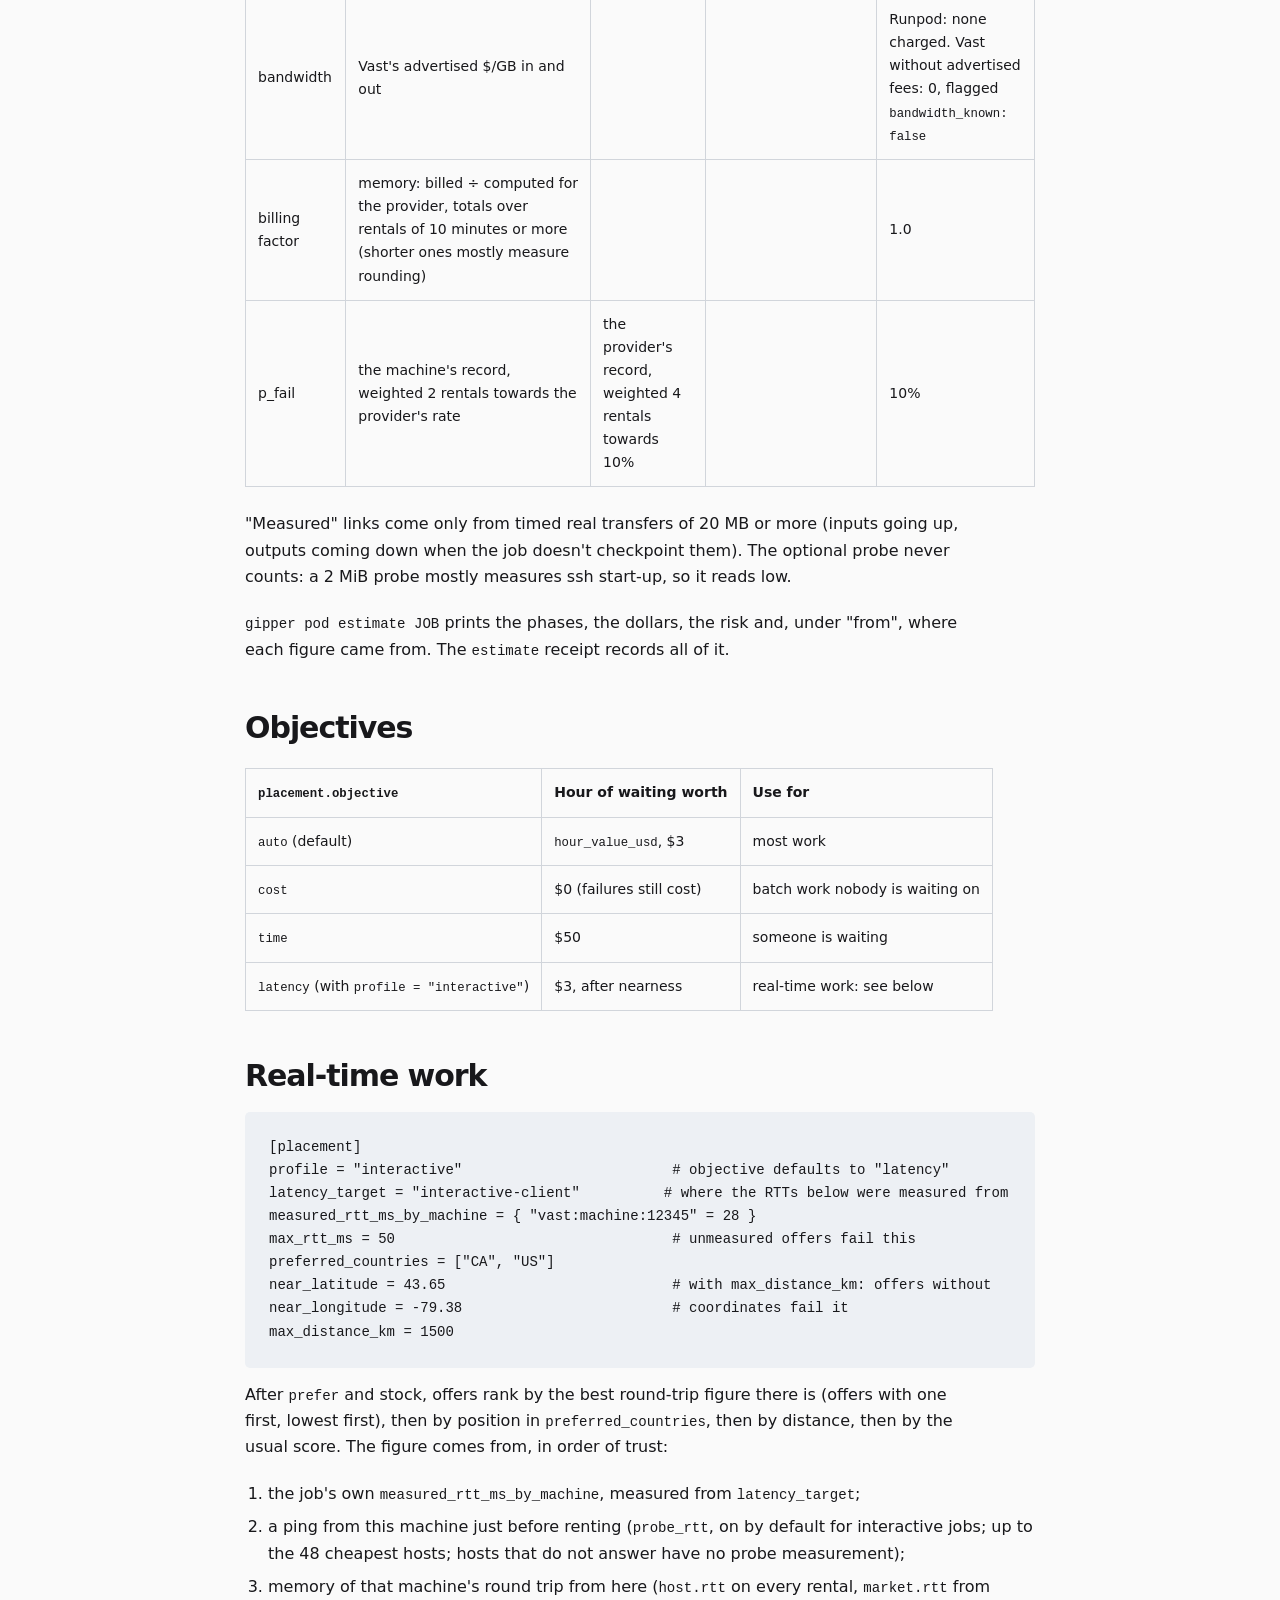
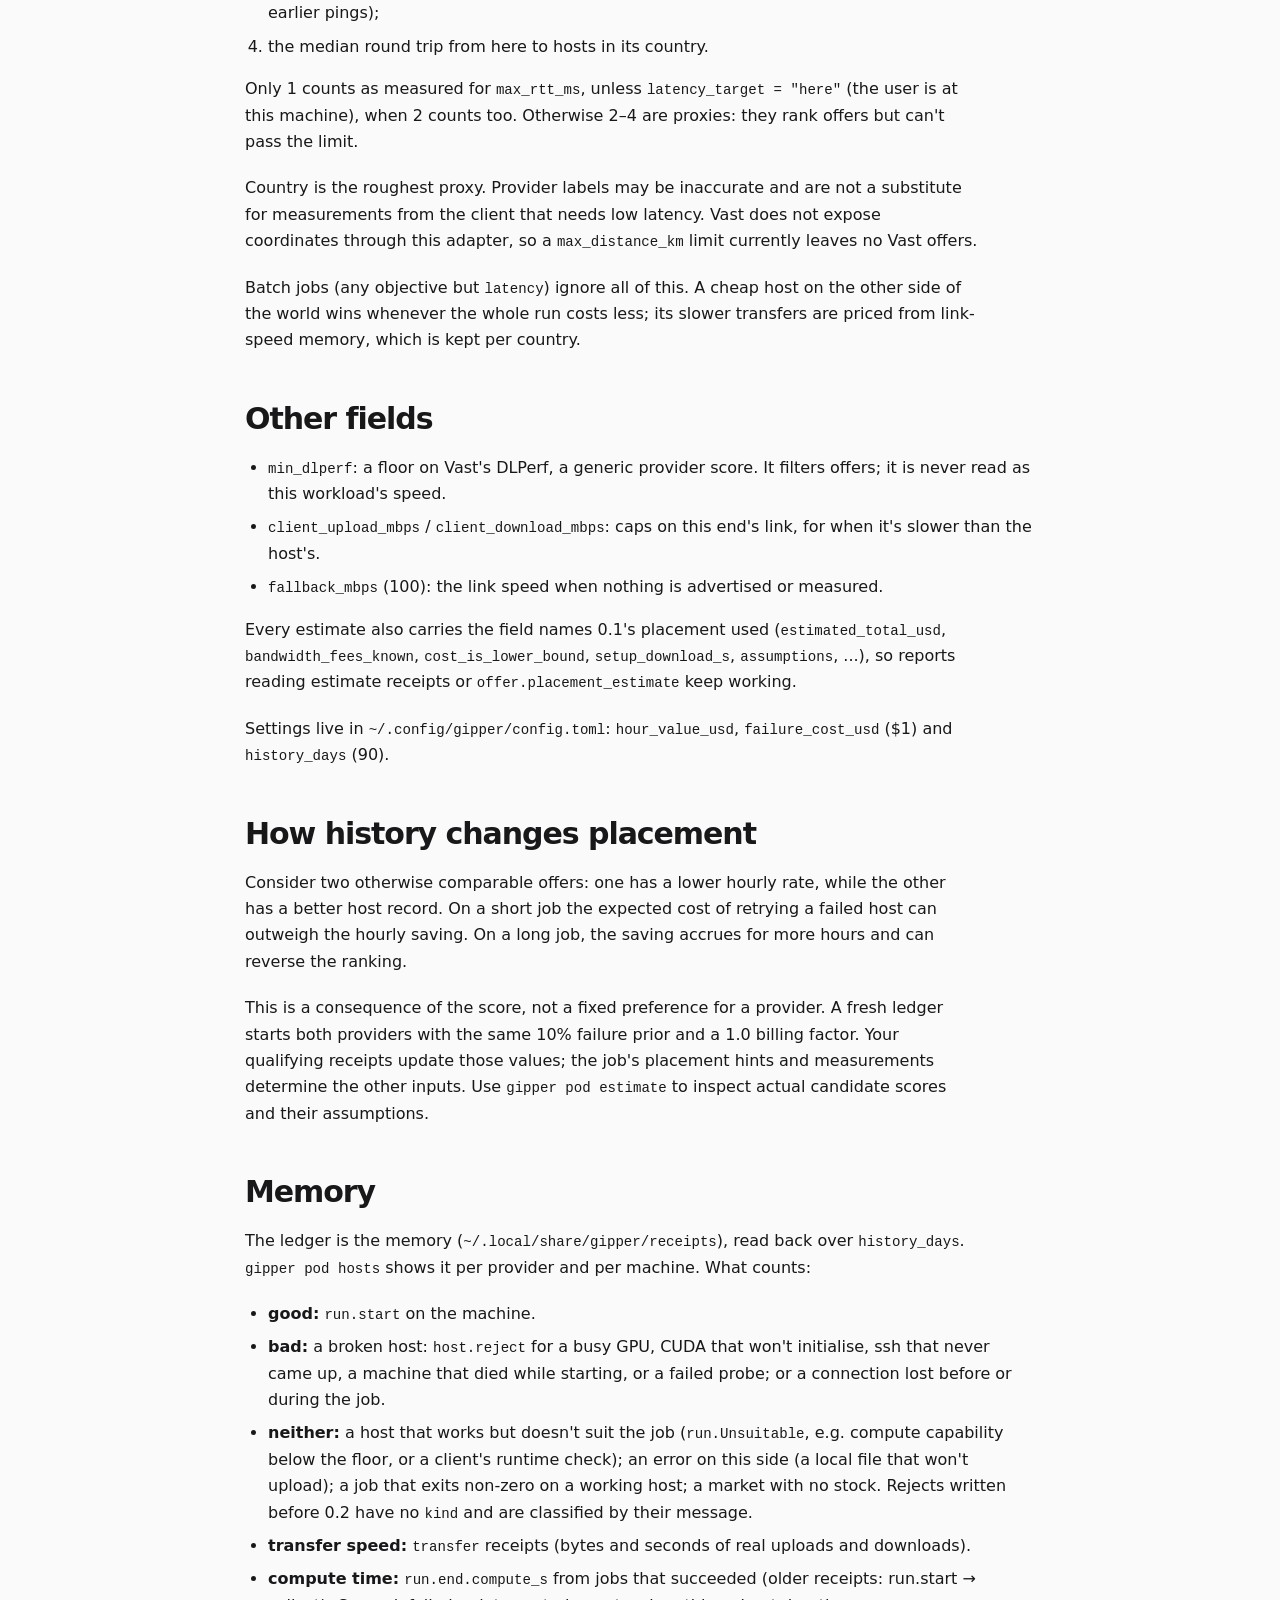
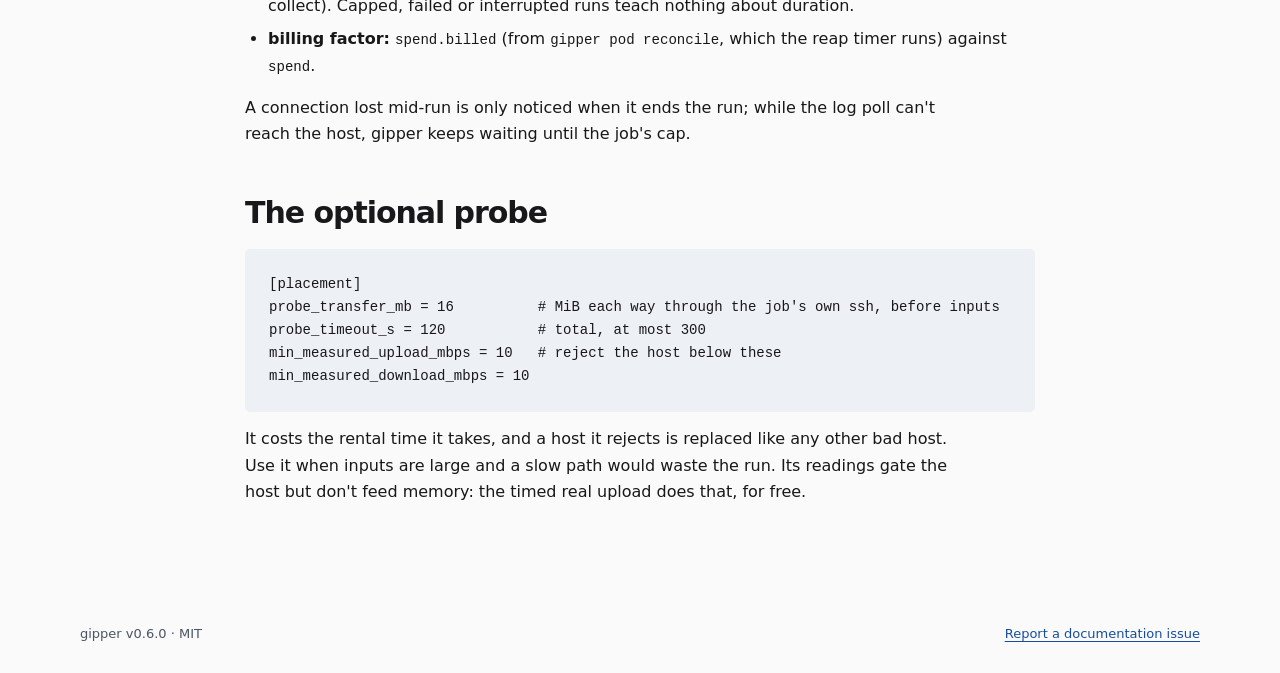
<file: docs/guides/placement.html>
<!doctype html>
<html lang="en"><head><meta charset="utf-8"><meta name="viewport" content="width=device-width,initial-scale=1">
<meta name="color-scheme" content="dark light"><title>How gipper chooses an offer — gipper</title>
<meta name="description" content="How gipper chooses an offer: documentation for the gipper GPU job runner.">
<link rel="canonical" href="https://lavallee.github.io/gipper/guides/placement.html">
<link rel="stylesheet" href="../style.css"><link rel="icon" href="../favicon.svg" type="image/svg+xml"></head>
<body><a class="skip" href="#main">Skip to content</a><header class="site-header wrap"><a class="wordmark" href="../index.html">gipper <span>v0.6.0</span></a><nav aria-label="Documentation"><a href="quickstart.html">Quickstart</a><a href="clients.html">Python API</a><a href="https://github.com/lavallee/gipper">GitHub</a></nav></header>
<main class="guide wrap" id="main"><a class="back" href="../index.html">gipper documentation</a><h1>How gipper chooses an offer</h1>
<p>Code: <a href="https://github.com/lavallee/gipper/blob/main/gipper/costs.py"><code>gipper/costs.py</code></a> (the estimate and score),
<a href="https://github.com/lavallee/gipper/blob/main/gipper/history.py"><code>gipper/history.py</code></a> (memory), <a href="https://github.com/lavallee/gipper/blob/main/gipper/market.py"><code>gipper/market.py</code></a>
(filters and order), <a href="https://github.com/lavallee/gipper/blob/main/gipper/placement.py"><code>gipper/placement.py</code></a> (the job's hints).</p>
<h2>The order</h2>
<ol>
<li><strong>Filters.</strong> Enough GPU memory; inside <code>[gpu] regions</code>; UDP if a port asks
for it; at or under <code>max_usd_per_h</code>; expected cost within <code>[budget] max_usd</code>;
and any <code>[placement]</code> floor the provider advertises
(<code>min_host_download_mbps</code>, <code>min_host_upload_mbps</code>, <code>min_cuda</code>,
<code>min_compute_capability</code>). A floor the provider doesn't advertise passes
the filter and is checked on the machine itself. Runpod doesn't advertise
compute capability, so a Runpod GPU below <code>min_compute_capability</code> is rented
and then rejected; use <code>prefer</code> or <code>providers</code> to avoid that.</li>
<li><strong><code>prefer</code></strong>, in the job's order. GPUs it doesn't list come after all the
ones it does.</li>
<li><strong>Known stock first.</strong> Runpod GPU types without reported stock mostly fail to
rent; Vast and Shadeform offers are specific machines, always in stock.</li>
<li><strong>Score</strong>, lowest first.</li>
<li>The provider order in settings, as a tie-break.</li>
</ol>
<h2>The estimate</h2>
<pre><code>wall     = ready + setup + upload + fetch + compute + download
expected = (wall x $/h + bandwidth fees) x billing factor
risk     = p_fail x (failure_cost_usd + (ready + 60 s) x ($/h + hour value))
score    = expected + risk + hour value x wall
</code></pre>
<table>
<thead>
<tr>
<th>Figure</th>
<th>First choice</th>
<th>Then</th>
<th>Then</th>
<th>Default</th>
</tr>
</thead>
<tbody>
<tr>
<td>ready</td>
<td>memory: median for this machine</td>
<td>median for the provider</td>
<td></td>
<td>Runpod 90 s, Vast 120 s, Shadeform 420 s</td>
</tr>
<tr>
<td>setup</td>
<td><code>placement.setup_s</code></td>
<td></td>
<td></td>
<td>120 s</td>
</tr>
<tr>
<td>upload</td>
<td><code>placement.upload_gb</code> (else the size of <code>[[inputs]]</code>) over the measured link to this machine</td>
<td>to the provider</td>
<td>advertised host download × <code>transfer_efficiency</code></td>
<td>100 Mb/s × efficiency</td>
</tr>
<tr>
<td>fetch</td>
<td><code>placement.setup_download_gb</code> over the advertised host download × efficiency</td>
<td></td>
<td></td>
<td>100 Mb/s × efficiency</td>
</tr>
<tr>
<td>compute</td>
<td><code>compute_s_by_gpu</code> for this GPU</td>
<td><code>--throughput</code> with <code>units.count</code></td>
<td><code>placement.compute_s</code></td>
<td>memory: median for this workload on this GPU, else 30 min (capped at <code>max_hours</code>)</td>
</tr>
<tr>
<td>download</td>
<td><code>placement.download_gb</code> over the measured link back</td>
<td></td>
<td>advertised host upload × efficiency</td>
<td>100 Mb/s × efficiency</td>
</tr>
<tr>
<td>bandwidth</td>
<td>Vast's advertised $/GB in and out</td>
<td></td>
<td></td>
<td>Runpod: none charged. Vast without advertised fees: 0, flagged <code>bandwidth_known: false</code></td>
</tr>
<tr>
<td>billing factor</td>
<td>memory: billed ÷ computed for the provider, totals over rentals of 10 minutes or more (shorter ones mostly measure rounding)</td>
<td></td>
<td></td>
<td>1.0</td>
</tr>
<tr>
<td>p_fail</td>
<td>the machine's record, weighted 2 rentals towards the provider's rate</td>
<td>the provider's record, weighted 4 rentals towards 10%</td>
<td></td>
<td>10%</td>
</tr>
</tbody>
</table>
<p>&quot;Measured&quot; links come only from timed real transfers of 20 MB or more (inputs
going up, outputs coming down when the job doesn't checkpoint them). The optional
probe never counts: a 2 MiB probe mostly measures ssh start-up, so it reads low.</p>
<p><code>gipper pod estimate JOB</code> prints the phases, the dollars, the risk and, under
&quot;from&quot;, where each figure came from. The <code>estimate</code> receipt records all of it.</p>
<h2>Objectives</h2>
<table>
<thead>
<tr>
<th><code>placement.objective</code></th>
<th>Hour of waiting worth</th>
<th>Use for</th>
</tr>
</thead>
<tbody>
<tr>
<td><code>auto</code> (default)</td>
<td><code>hour_value_usd</code>, $3</td>
<td>most work</td>
</tr>
<tr>
<td><code>cost</code></td>
<td>$0 (failures still cost)</td>
<td>batch work nobody is waiting on</td>
</tr>
<tr>
<td><code>time</code></td>
<td>$50</td>
<td>someone is waiting</td>
</tr>
<tr>
<td><code>latency</code> (with <code>profile = &quot;interactive&quot;</code>)</td>
<td>$3, after nearness</td>
<td>real-time work: see below</td>
</tr>
</tbody>
</table>
<h2>Real-time work</h2>
<pre><code class="language-toml">[placement]
profile = &quot;interactive&quot;                         # objective defaults to &quot;latency&quot;
latency_target = &quot;interactive-client&quot;          # where the RTTs below were measured from
measured_rtt_ms_by_machine = { &quot;vast:machine:12345&quot; = 28 }
max_rtt_ms = 50                                 # unmeasured offers fail this
preferred_countries = [&quot;CA&quot;, &quot;US&quot;]
near_latitude = 43.65                           # with max_distance_km: offers without
near_longitude = -79.38                         # coordinates fail it
max_distance_km = 1500
</code></pre>
<p>After <code>prefer</code> and stock, offers rank by the best round-trip figure there is
(offers with one first, lowest first), then by position in
<code>preferred_countries</code>, then by distance, then by the usual score. The figure
comes from, in order of trust:</p>
<ol>
<li>the job's own <code>measured_rtt_ms_by_machine</code>, measured from <code>latency_target</code>;</li>
<li>a ping from this machine just before renting (<code>probe_rtt</code>, on by default for
interactive jobs; up to the 48 cheapest hosts; hosts that do not answer
have no probe measurement);</li>
<li>memory of that machine's round trip from here (<code>host.rtt</code> on every rental,
<code>market.rtt</code> from earlier pings);</li>
<li>the median round trip from here to hosts in its country.</li>
</ol>
<p>Only 1 counts as measured for <code>max_rtt_ms</code>, unless <code>latency_target = &quot;here&quot;</code>
(the user is at this machine), when 2 counts too. Otherwise 2–4 are proxies:
they rank offers but can't pass the limit.</p>
<p>Country is the roughest proxy. Provider labels may be inaccurate and are not a
substitute for measurements from the client that needs low latency. Vast does
not expose coordinates through this adapter, so a <code>max_distance_km</code> limit
currently leaves no Vast offers.</p>
<p>Batch jobs (any objective but <code>latency</code>) ignore all of this. A cheap host on the
other side of the world wins whenever the whole run costs less; its slower
transfers are priced from link-speed memory, which is kept per country.</p>
<h2>Other fields</h2>
<ul>
<li><code>min_dlperf</code>: a floor on Vast's DLPerf, a generic provider score. It filters
offers; it is never read as this workload's speed.</li>
<li><code>client_upload_mbps</code> / <code>client_download_mbps</code>: caps on this end's link, for
when it's slower than the host's.</li>
<li><code>fallback_mbps</code> (100): the link speed when nothing is advertised or measured.</li>
</ul>
<p>Every estimate also carries the field names 0.1's placement used
(<code>estimated_total_usd</code>, <code>bandwidth_fees_known</code>, <code>cost_is_lower_bound</code>,
<code>setup_download_s</code>, <code>assumptions</code>, ...), so reports reading estimate receipts
or <code>offer.placement_estimate</code> keep working.</p>
<p>Settings live in <code>~/.config/gipper/config.toml</code>: <code>hour_value_usd</code>,
<code>failure_cost_usd</code> ($1) and <code>history_days</code> (90).</p>
<h2>How history changes placement</h2>
<p>Consider two otherwise comparable offers: one has a lower hourly rate, while
the other has a better host record. On a short job the expected cost of retrying
a failed host can outweigh the hourly saving. On a long job, the saving accrues
for more hours and can reverse the ranking.</p>
<p>This is a consequence of the score, not a fixed preference for a provider.
A fresh ledger starts both providers with the same 10% failure prior and a 1.0
billing factor. Your qualifying receipts update those values; the job's
placement hints and measurements determine the other inputs. Use
<code>gipper pod estimate</code> to inspect actual candidate scores and their assumptions.</p>
<h2>Memory</h2>
<p>The ledger is the memory (<code>~/.local/share/gipper/receipts</code>), read back over
<code>history_days</code>. <code>gipper pod hosts</code> shows it per provider and per machine. What
counts:</p>
<ul>
<li><strong>good:</strong> <code>run.start</code> on the machine.</li>
<li><strong>bad:</strong> a broken host: <code>host.reject</code> for a busy GPU, CUDA that won't
initialise, ssh that never came up, a machine that died while starting, or a
failed probe; or a connection lost before or during the job.</li>
<li><strong>neither:</strong> a host that works but doesn't suit the job (<code>run.Unsuitable</code>,
e.g. compute capability below the floor, or a client's runtime check); an
error on this side (a local file that won't upload); a job that exits non-zero
on a working host; a market with no stock. Rejects written before 0.2 have no
<code>kind</code> and are classified by their message.</li>
<li><strong>transfer speed:</strong> <code>transfer</code> receipts (bytes and seconds of real uploads and
downloads).</li>
<li><strong>compute time:</strong> <code>run.end.compute_s</code> from jobs that succeeded (older receipts:
run.start → collect). Capped, failed or interrupted runs teach nothing about
duration.</li>
<li><strong>billing factor:</strong> <code>spend.billed</code> (from <code>gipper pod reconcile</code>, which the reap
timer runs) against <code>spend</code>.</li>
</ul>
<p>A connection lost mid-run is only noticed when it ends the run; while the log
poll can't reach the host, gipper keeps waiting until the job's cap.</p>
<h2>The optional probe</h2>
<pre><code class="language-toml">[placement]
probe_transfer_mb = 16          # MiB each way through the job's own ssh, before inputs
probe_timeout_s = 120           # total, at most 300
min_measured_upload_mbps = 10   # reject the host below these
min_measured_download_mbps = 10
</code></pre>
<p>It costs the rental time it takes, and a host it rejects is replaced like any
other bad host. Use it when inputs are large and a slow path would waste the run.
Its readings gate the host but don't feed memory: the timed real upload does
that, for free.</p>
</main>
<footer class="wrap footer"><span>gipper v0.6.0 · MIT</span><a href="https://github.com/lavallee/gipper/issues">Report a documentation issue</a></footer></body></html>
</file>
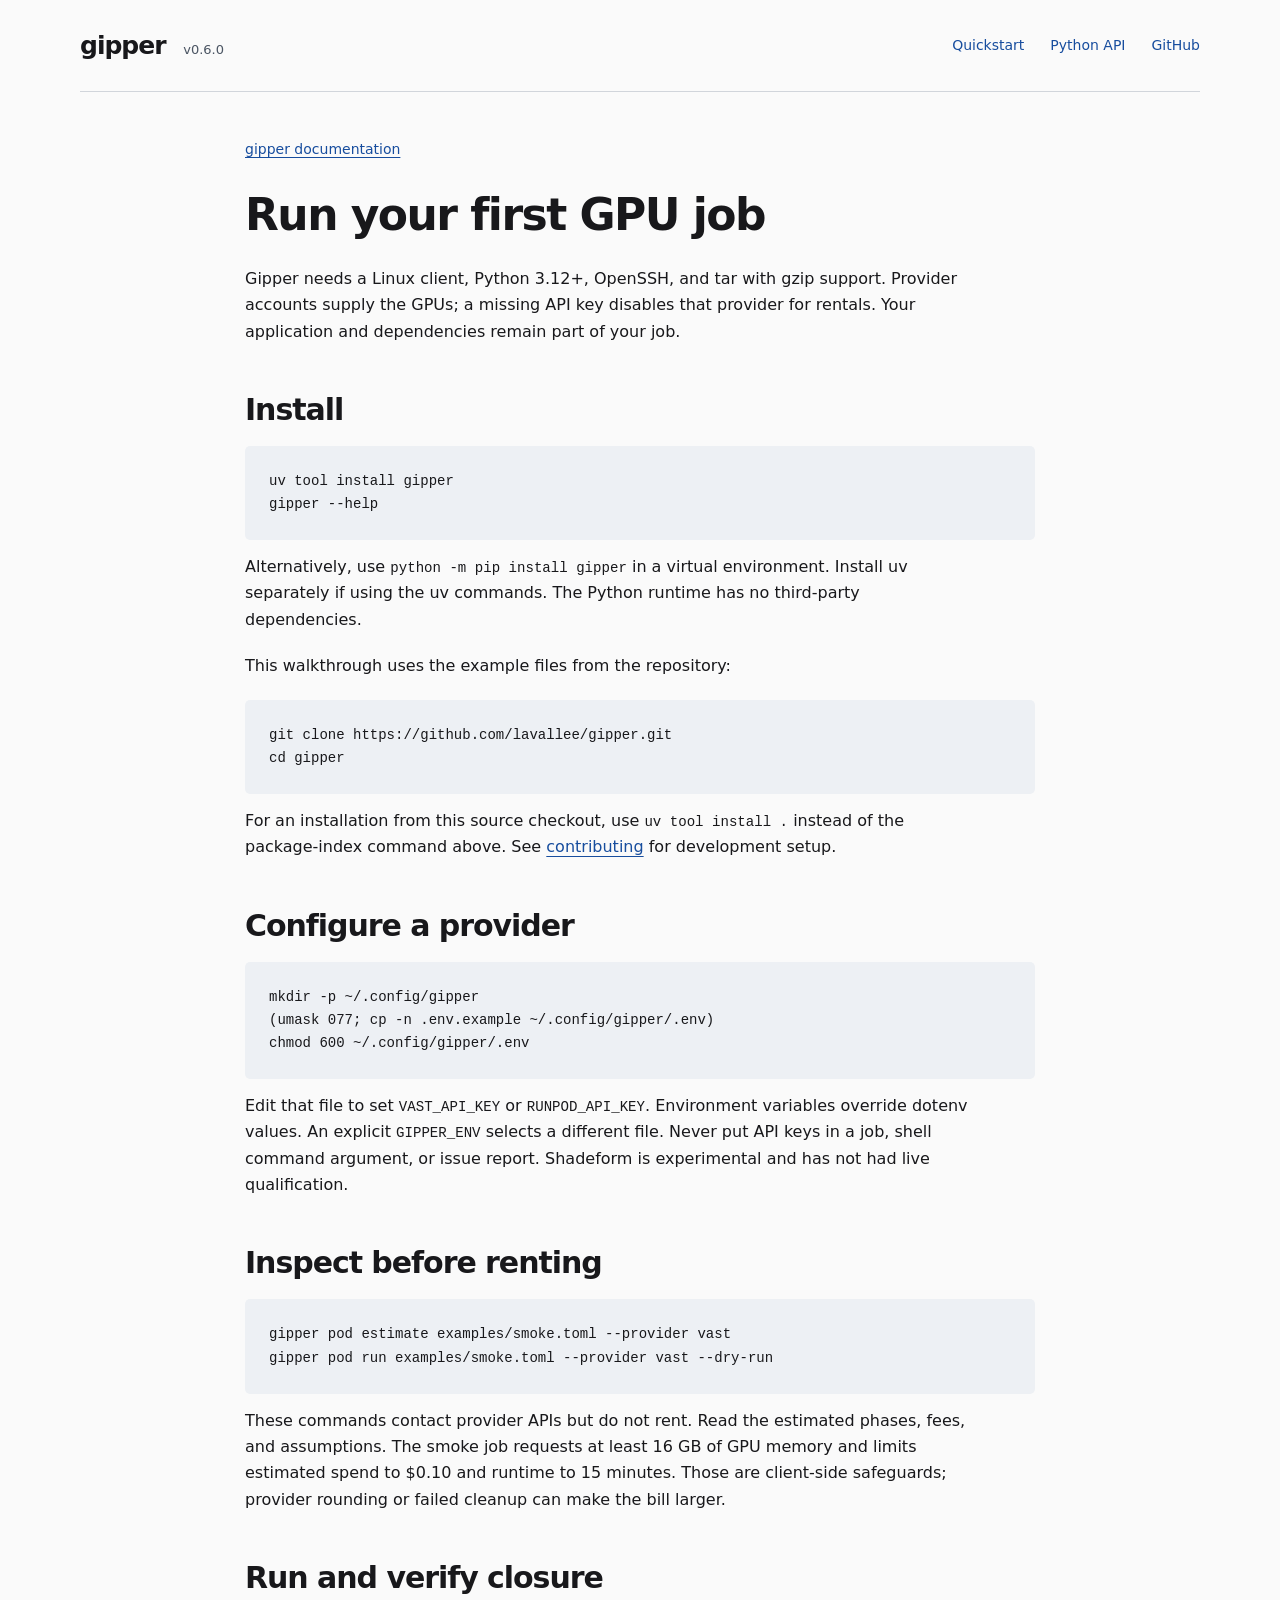
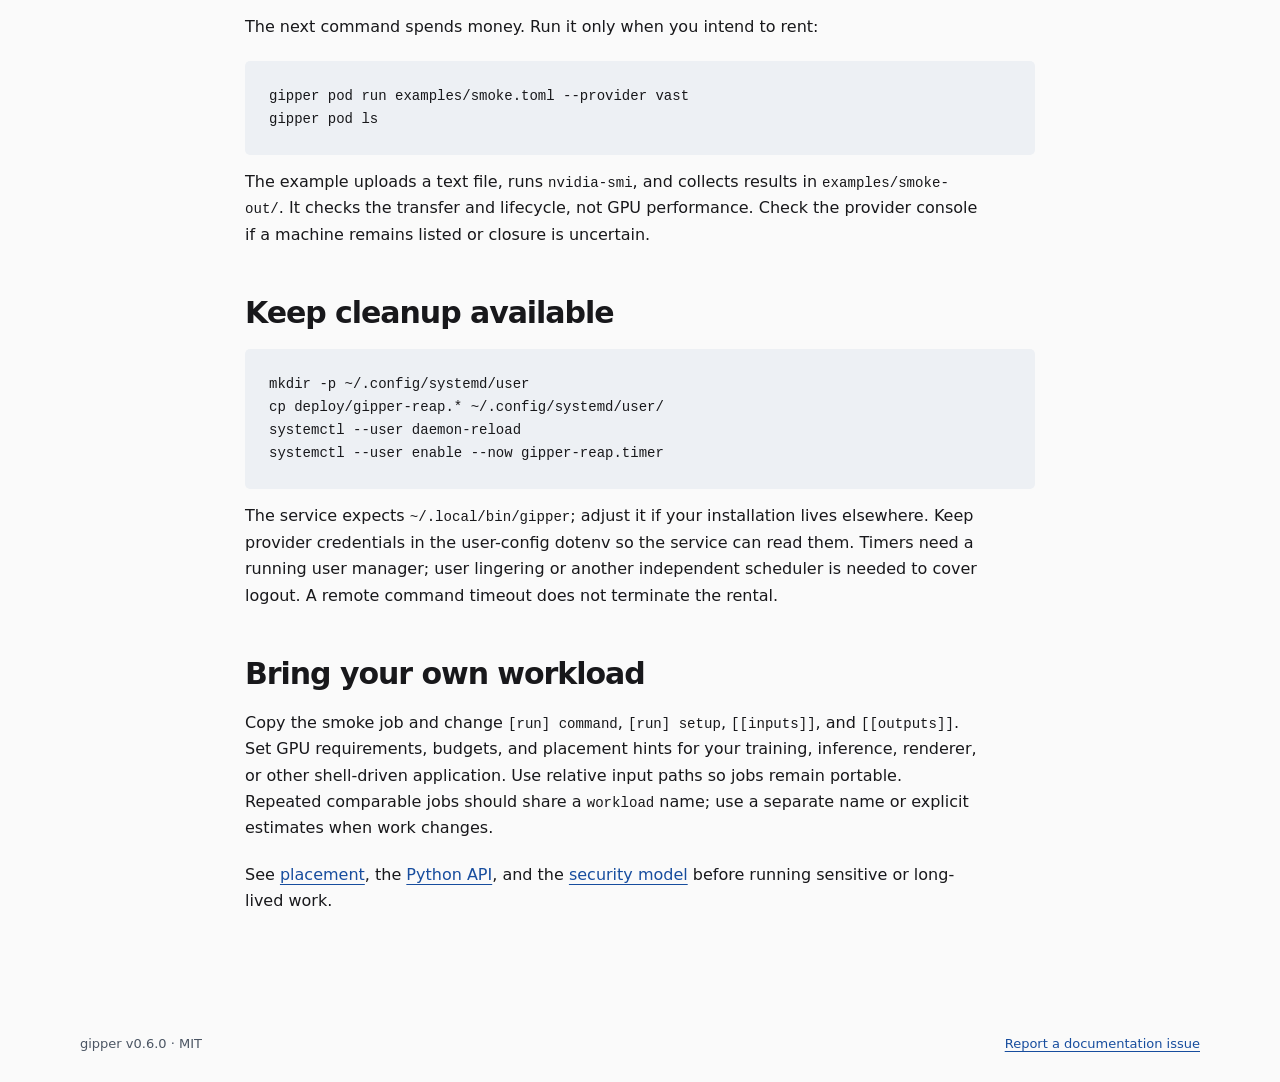
<file: docs/guides/quickstart.html>
<!doctype html>
<html lang="en"><head><meta charset="utf-8"><meta name="viewport" content="width=device-width,initial-scale=1">
<meta name="color-scheme" content="dark light"><title>Run your first GPU job — gipper</title>
<meta name="description" content="Run your first GPU job: documentation for the gipper GPU job runner.">
<link rel="canonical" href="https://lavallee.github.io/gipper/guides/quickstart.html">
<link rel="stylesheet" href="../style.css"><link rel="icon" href="../favicon.svg" type="image/svg+xml"></head>
<body><a class="skip" href="#main">Skip to content</a><header class="site-header wrap"><a class="wordmark" href="../index.html">gipper <span>v0.6.0</span></a><nav aria-label="Documentation"><a href="quickstart.html">Quickstart</a><a href="clients.html">Python API</a><a href="https://github.com/lavallee/gipper">GitHub</a></nav></header>
<main class="guide wrap" id="main"><a class="back" href="../index.html">gipper documentation</a><h1>Run your first GPU job</h1>
<p>Gipper needs a Linux client, Python 3.12+, OpenSSH, and tar with gzip support.
Provider accounts supply the GPUs; a missing API key disables that provider for
rentals. Your application and dependencies remain part of your job.</p>
<h2>Install</h2>
<pre><code class="language-sh">uv tool install gipper
gipper --help
</code></pre>
<p>Alternatively, use <code>python -m pip install gipper</code> in a virtual environment.
Install uv separately if using the uv commands. The Python runtime has no
third-party dependencies.</p>
<p>This walkthrough uses the example files from the repository:</p>
<pre><code class="language-sh">git clone https://github.com/lavallee/gipper.git
cd gipper
</code></pre>
<p>For an installation from this source checkout, use <code>uv tool install .</code> instead
of the package-index command above. See <a href="https://github.com/lavallee/gipper/blob/main/CONTRIBUTING.md">contributing</a>
for development setup.</p>
<h2>Configure a provider</h2>
<pre><code class="language-sh">mkdir -p ~/.config/gipper
(umask 077; cp -n .env.example ~/.config/gipper/.env)
chmod 600 ~/.config/gipper/.env
</code></pre>
<p>Edit that file to set <code>VAST_API_KEY</code> or <code>RUNPOD_API_KEY</code>. Environment variables
override dotenv values. An explicit <code>GIPPER_ENV</code> selects a different file.
Never put API keys in a job, shell command argument, or issue report.
Shadeform is experimental and has not had live qualification.</p>
<h2>Inspect before renting</h2>
<pre><code class="language-sh">gipper pod estimate examples/smoke.toml --provider vast
gipper pod run examples/smoke.toml --provider vast --dry-run
</code></pre>
<p>These commands contact provider APIs but do not rent. Read the estimated phases,
fees, and assumptions. The smoke job requests at least 16 GB of GPU memory and
limits estimated spend to $0.10 and runtime to 15 minutes. Those are client-side
safeguards; provider rounding or failed cleanup can make the bill larger.</p>
<h2>Run and verify closure</h2>
<p>The next command spends money. Run it only when you intend to rent:</p>
<pre><code class="language-sh">gipper pod run examples/smoke.toml --provider vast
gipper pod ls
</code></pre>
<p>The example uploads a text file, runs <code>nvidia-smi</code>, and collects results in
<code>examples/smoke-out/</code>. It checks the transfer and lifecycle, not GPU performance.
Check the provider console if a machine remains listed or closure is uncertain.</p>
<h2>Keep cleanup available</h2>
<pre><code class="language-sh">mkdir -p ~/.config/systemd/user
cp deploy/gipper-reap.* ~/.config/systemd/user/
systemctl --user daemon-reload
systemctl --user enable --now gipper-reap.timer
</code></pre>
<p>The service expects <code>~/.local/bin/gipper</code>; adjust it if your installation lives
elsewhere. Keep provider credentials in the user-config dotenv so the service
can read them. Timers need a running user manager; user lingering or another
independent scheduler is needed to cover logout. A remote command timeout does
not terminate the rental.</p>
<h2>Bring your own workload</h2>
<p>Copy the smoke job and change <code>[run] command</code>, <code>[run] setup</code>, <code>[[inputs]]</code>, and
<code>[[outputs]]</code>. Set GPU requirements, budgets, and placement hints for your
training, inference, renderer, or other shell-driven application. Use relative
input paths so jobs remain portable. Repeated comparable jobs should share a
<code>workload</code> name; use a separate name or explicit estimates when work changes.</p>
<p>See <a href="placement.html">placement</a>, the <a href="clients.html">Python API</a>, and the
<a href="security.html">security model</a> before running sensitive or long-lived work.</p>
</main>
<footer class="wrap footer"><span>gipper v0.6.0 · MIT</span><a href="https://github.com/lavallee/gipper/issues">Report a documentation issue</a></footer></body></html>
</file>
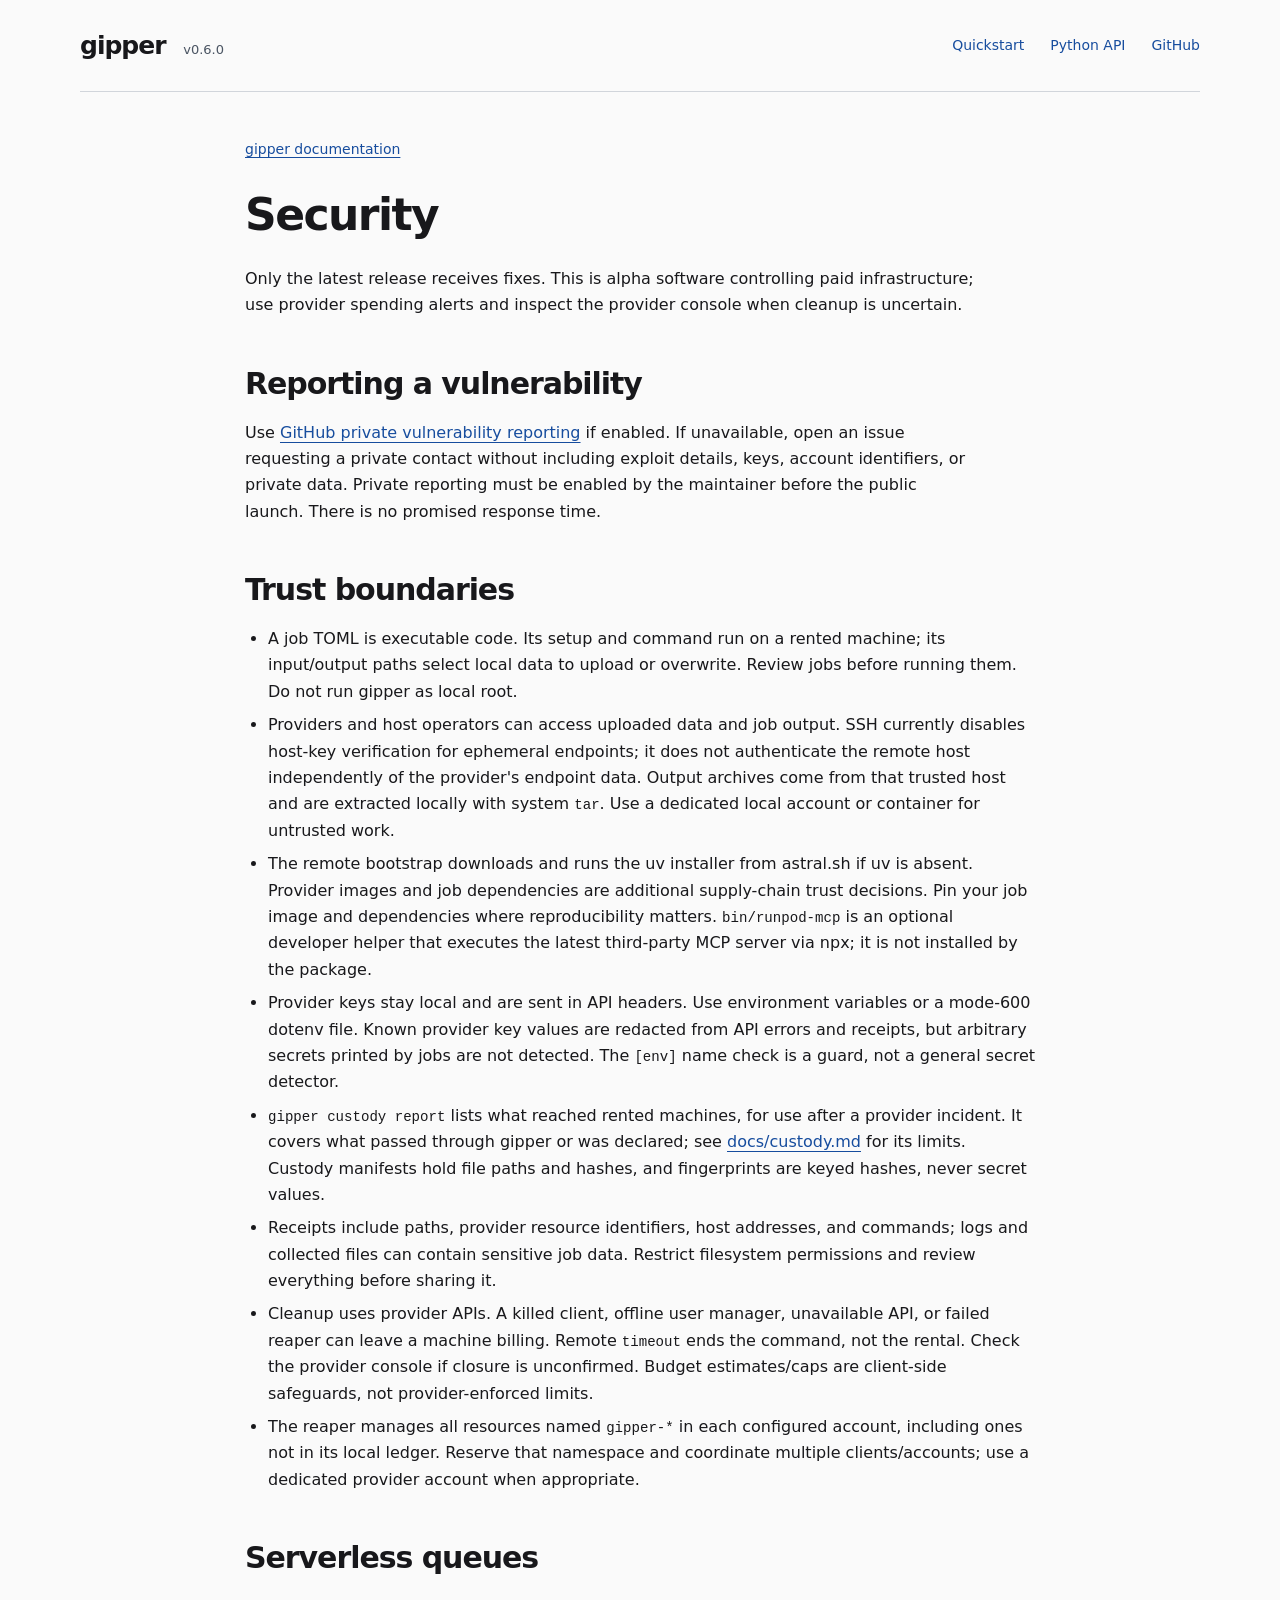
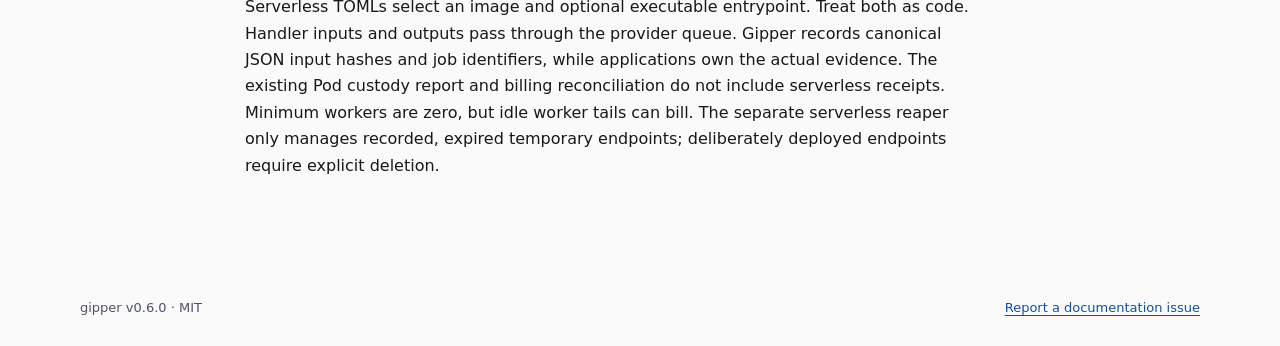
<file: docs/guides/security.html>
<!doctype html>
<html lang="en"><head><meta charset="utf-8"><meta name="viewport" content="width=device-width,initial-scale=1">
<meta name="color-scheme" content="dark light"><title>Security — gipper</title>
<meta name="description" content="Security: documentation for the gipper GPU job runner.">
<link rel="canonical" href="https://lavallee.github.io/gipper/guides/security.html">
<link rel="stylesheet" href="../style.css"><link rel="icon" href="../favicon.svg" type="image/svg+xml"></head>
<body><a class="skip" href="#main">Skip to content</a><header class="site-header wrap"><a class="wordmark" href="../index.html">gipper <span>v0.6.0</span></a><nav aria-label="Documentation"><a href="quickstart.html">Quickstart</a><a href="clients.html">Python API</a><a href="https://github.com/lavallee/gipper">GitHub</a></nav></header>
<main class="guide wrap" id="main"><a class="back" href="../index.html">gipper documentation</a><h1>Security</h1>
<p>Only the latest release receives fixes. This is alpha software controlling paid
infrastructure; use provider spending alerts and inspect the provider console
when cleanup is uncertain.</p>
<h2>Reporting a vulnerability</h2>
<p>Use <a href="https://github.com/lavallee/gipper/security/advisories/new">GitHub private vulnerability reporting</a>
if enabled. If unavailable, open an issue requesting a private contact without
including exploit details, keys, account identifiers, or private data. Private
reporting must be enabled by the maintainer before the public launch. There is
no promised response time.</p>
<h2>Trust boundaries</h2>
<ul>
<li>A job TOML is executable code. Its setup and command run on a rented machine;
its input/output paths select local data to upload or overwrite. Review jobs
before running them. Do not run gipper as local root.</li>
<li>Providers and host operators can access uploaded data and job output. SSH
currently disables host-key verification for ephemeral endpoints; it does not
authenticate the remote host independently of the provider's endpoint data.
Output archives come from that trusted host and are extracted locally with
system <code>tar</code>. Use a dedicated local account or container for untrusted work.</li>
<li>The remote bootstrap downloads and runs the uv installer from astral.sh if uv
is absent. Provider images and job dependencies are additional supply-chain
trust decisions. Pin your job image and dependencies where reproducibility
matters. <code>bin/runpod-mcp</code> is an optional developer helper that executes the
latest third-party MCP server via npx; it is not installed by the package.</li>
<li>Provider keys stay local and are sent in API headers. Use environment variables
or a mode-600 dotenv file. Known provider key values are redacted from API
errors and receipts, but arbitrary secrets printed by jobs are not detected.
The <code>[env]</code> name check is a guard, not a general secret detector.</li>
<li><code>gipper custody report</code> lists what reached rented machines, for use after a
provider incident. It covers what passed through gipper or was declared; see
<a href="custody.html">docs/custody.md</a> for its limits. Custody manifests hold file
paths and hashes, and fingerprints are keyed hashes, never secret values.</li>
<li>Receipts include paths, provider resource identifiers, host addresses, and
commands; logs and collected files can contain sensitive job data. Restrict
filesystem permissions and review everything before sharing it.</li>
<li>Cleanup uses provider APIs. A killed client, offline user manager, unavailable
API, or failed reaper can leave a machine billing. Remote <code>timeout</code> ends the
command, not the rental. Check the provider console if closure is unconfirmed.
Budget estimates/caps are client-side safeguards, not provider-enforced limits.</li>
<li>The reaper manages all resources named <code>gipper-*</code> in each configured account,
including ones not in its local ledger. Reserve that namespace and coordinate
multiple clients/accounts; use a dedicated provider account when appropriate.</li>
</ul>
<h2>Serverless queues</h2>
<p>Serverless TOMLs select an image and optional executable entrypoint. Treat both
as code. Handler inputs and outputs pass through the provider queue. Gipper
records canonical JSON input hashes and job identifiers, while applications own
the actual evidence. The existing Pod custody report and billing reconciliation
do not include serverless receipts. Minimum workers are zero, but idle worker
tails can bill. The separate serverless reaper only manages recorded, expired
temporary endpoints; deliberately deployed endpoints require explicit deletion.</p>
</main>
<footer class="wrap footer"><span>gipper v0.6.0 · MIT</span><a href="https://github.com/lavallee/gipper/issues">Report a documentation issue</a></footer></body></html>
</file>
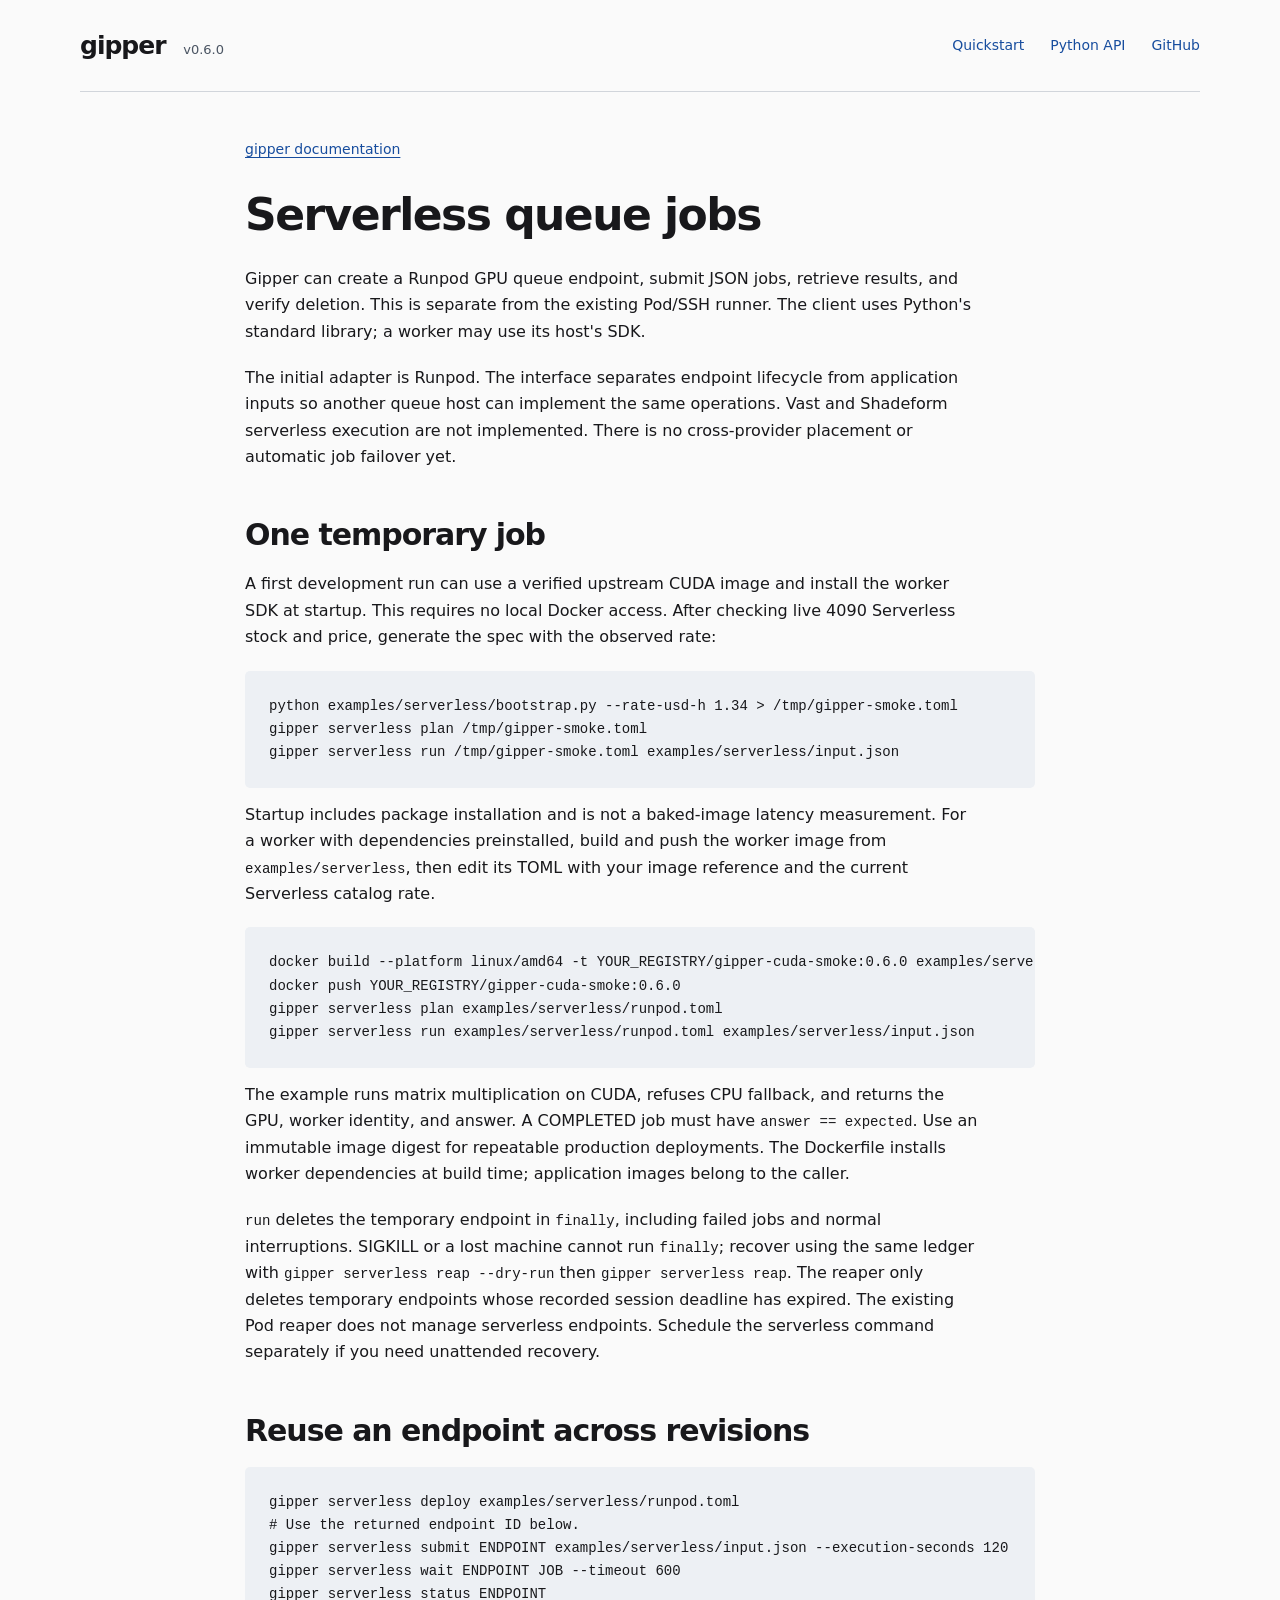
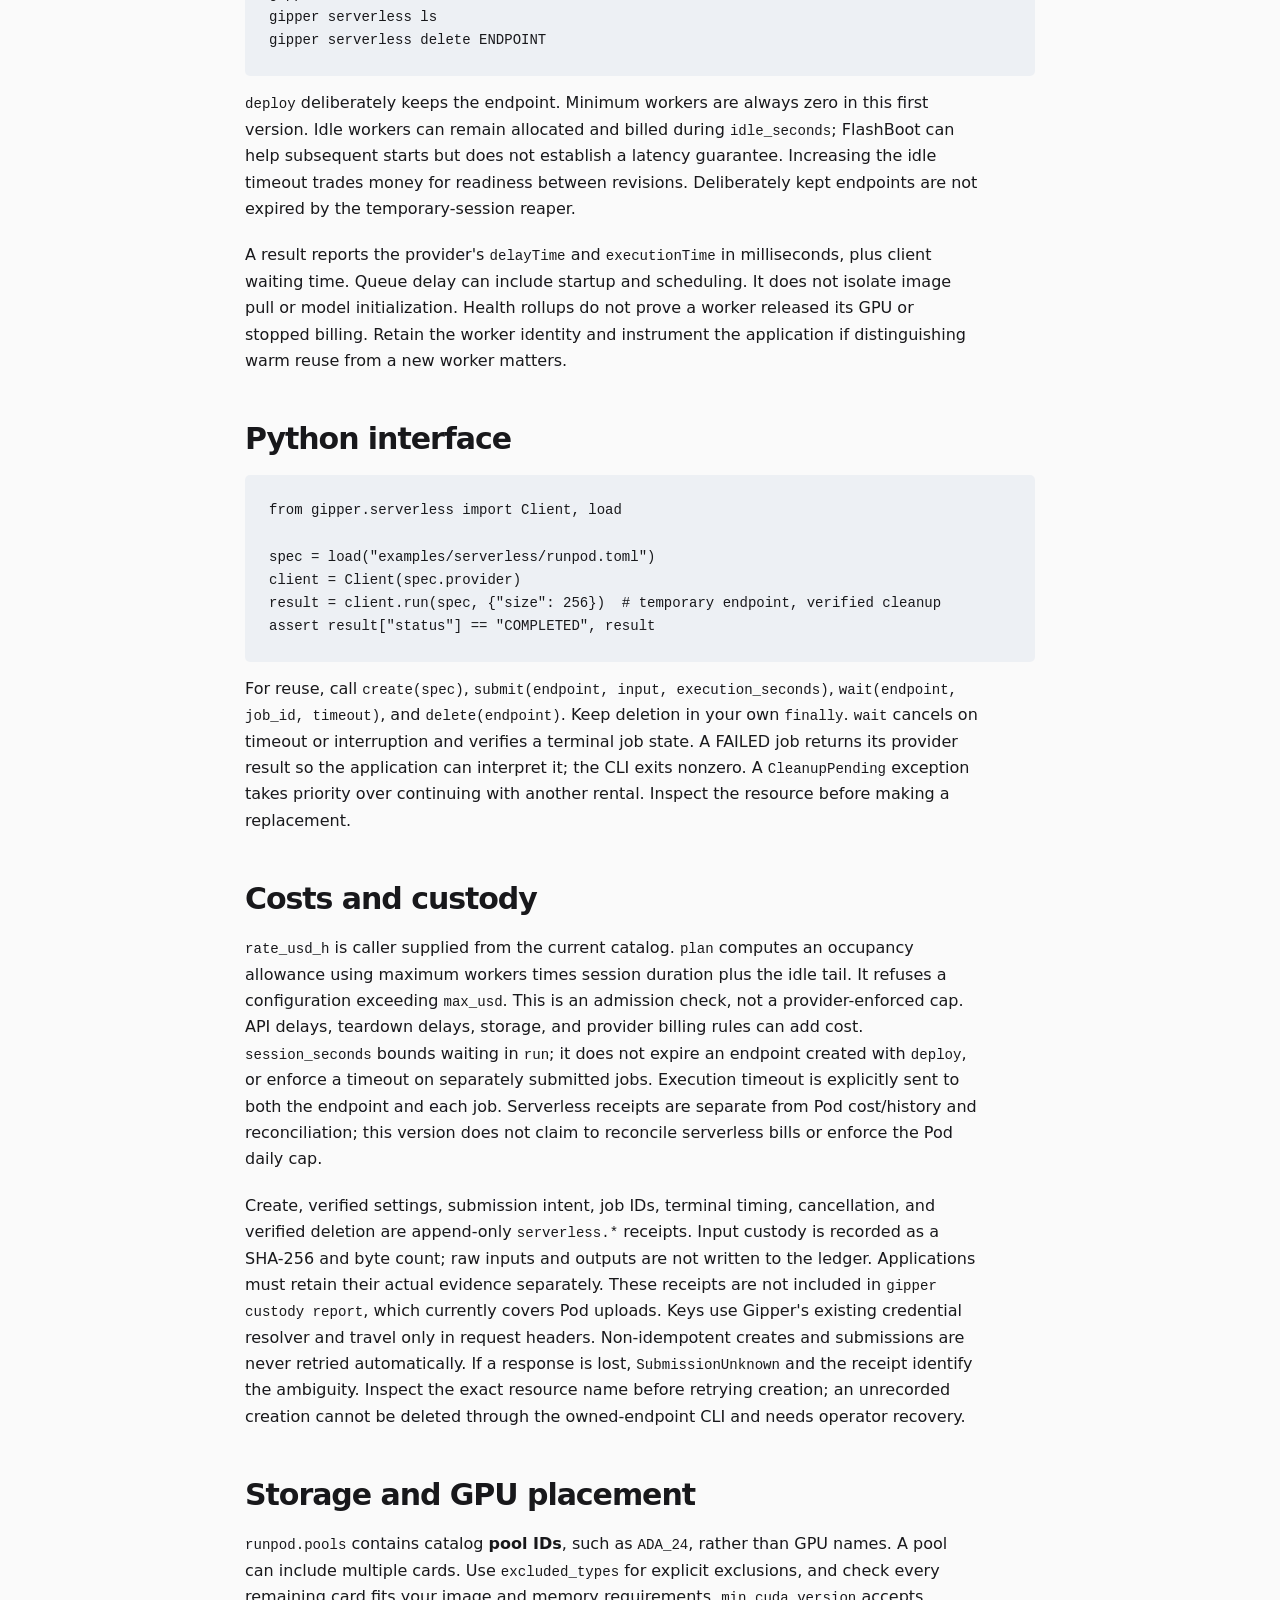
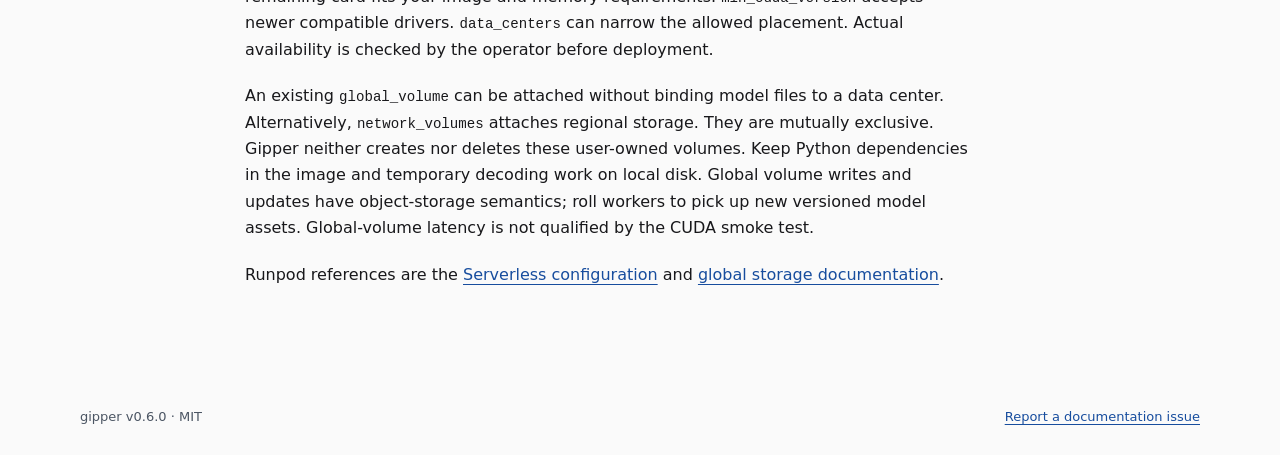
<file: docs/guides/serverless.html>
<!doctype html>
<html lang="en"><head><meta charset="utf-8"><meta name="viewport" content="width=device-width,initial-scale=1">
<meta name="color-scheme" content="dark light"><title>Serverless queue jobs — gipper</title>
<meta name="description" content="Serverless queue jobs: documentation for the gipper GPU job runner.">
<link rel="canonical" href="https://lavallee.github.io/gipper/guides/serverless.html">
<link rel="stylesheet" href="../style.css"><link rel="icon" href="../favicon.svg" type="image/svg+xml"></head>
<body><a class="skip" href="#main">Skip to content</a><header class="site-header wrap"><a class="wordmark" href="../index.html">gipper <span>v0.6.0</span></a><nav aria-label="Documentation"><a href="quickstart.html">Quickstart</a><a href="clients.html">Python API</a><a href="https://github.com/lavallee/gipper">GitHub</a></nav></header>
<main class="guide wrap" id="main"><a class="back" href="../index.html">gipper documentation</a><h1>Serverless queue jobs</h1>
<p>Gipper can create a Runpod GPU queue endpoint, submit JSON jobs, retrieve results,
and verify deletion. This is separate from the existing Pod/SSH runner. The
client uses Python's standard library; a worker may use its host's SDK.</p>
<p>The initial adapter is Runpod. The interface separates endpoint lifecycle from
application inputs so another queue host can implement the same operations.
Vast and Shadeform serverless execution are not implemented. There is no
cross-provider placement or automatic job failover yet.</p>
<h2>One temporary job</h2>
<p>A first development run can use a verified upstream CUDA image and install the
worker SDK at startup. This requires no local Docker access. After checking live
4090 Serverless stock and price, generate the spec with the observed rate:</p>
<pre><code class="language-sh">python examples/serverless/bootstrap.py --rate-usd-h 1.34 &gt; /tmp/gipper-smoke.toml
gipper serverless plan /tmp/gipper-smoke.toml
gipper serverless run /tmp/gipper-smoke.toml examples/serverless/input.json
</code></pre>
<p>Startup includes package installation and is not a baked-image latency measurement.
For a worker with dependencies preinstalled, build and push the worker image from <code>examples/serverless</code>, then edit its TOML
with your image reference and the current Serverless catalog rate.</p>
<pre><code class="language-sh">docker build --platform linux/amd64 -t YOUR_REGISTRY/gipper-cuda-smoke:0.6.0 examples/serverless
docker push YOUR_REGISTRY/gipper-cuda-smoke:0.6.0
gipper serverless plan examples/serverless/runpod.toml
gipper serverless run examples/serverless/runpod.toml examples/serverless/input.json
</code></pre>
<p>The example runs matrix multiplication on CUDA, refuses CPU fallback, and returns
the GPU, worker identity, and answer. A COMPLETED job must have <code>answer == expected</code>.
Use an immutable image digest for repeatable production deployments. The Dockerfile
installs worker dependencies at build time; application images belong to the caller.</p>
<p><code>run</code> deletes the temporary endpoint in <code>finally</code>, including failed jobs and normal
interruptions. SIGKILL or a lost machine cannot run <code>finally</code>; recover using the same
ledger with <code>gipper serverless reap --dry-run</code> then <code>gipper serverless reap</code>.
The reaper only deletes temporary endpoints whose recorded session deadline has
expired. The existing Pod reaper does not manage serverless endpoints. Schedule the
serverless command separately if you need unattended recovery.</p>
<h2>Reuse an endpoint across revisions</h2>
<pre><code class="language-sh">gipper serverless deploy examples/serverless/runpod.toml
# Use the returned endpoint ID below.
gipper serverless submit ENDPOINT examples/serverless/input.json --execution-seconds 120
gipper serverless wait ENDPOINT JOB --timeout 600
gipper serverless status ENDPOINT
gipper serverless ls
gipper serverless delete ENDPOINT
</code></pre>
<p><code>deploy</code> deliberately keeps the endpoint. Minimum workers are always zero in this
first version. Idle workers can remain allocated and billed during <code>idle_seconds</code>;
FlashBoot can help subsequent starts but does not establish a latency guarantee.
Increasing the idle timeout trades money for readiness between revisions.
Deliberately kept endpoints are not expired by the temporary-session reaper.</p>
<p>A result reports the provider's <code>delayTime</code> and <code>executionTime</code> in milliseconds,
plus client waiting time. Queue delay can include startup and scheduling. It does
not isolate image pull or model initialization. Health rollups do not prove a worker
released its GPU or stopped billing. Retain the worker identity and instrument the
application if distinguishing warm reuse from a new worker matters.</p>
<h2>Python interface</h2>
<pre><code class="language-python">from gipper.serverless import Client, load

spec = load(&quot;examples/serverless/runpod.toml&quot;)
client = Client(spec.provider)
result = client.run(spec, {&quot;size&quot;: 256})  # temporary endpoint, verified cleanup
assert result[&quot;status&quot;] == &quot;COMPLETED&quot;, result
</code></pre>
<p>For reuse, call <code>create(spec)</code>, <code>submit(endpoint, input, execution_seconds)</code>,
<code>wait(endpoint, job_id, timeout)</code>, and <code>delete(endpoint)</code>. Keep deletion in your own
<code>finally</code>. <code>wait</code> cancels on timeout or interruption and verifies a terminal job
state. A FAILED job returns its provider result so the application can interpret it;
the CLI exits nonzero. A <code>CleanupPending</code> exception takes priority over continuing
with another rental. Inspect the resource before making a replacement.</p>
<h2>Costs and custody</h2>
<p><code>rate_usd_h</code> is caller supplied from the current catalog. <code>plan</code> computes an occupancy
allowance using maximum workers times session duration plus the idle tail. It
refuses a configuration exceeding <code>max_usd</code>. This is an admission check, not a
provider-enforced cap. API delays, teardown delays, storage, and provider billing
rules can add cost. <code>session_seconds</code> bounds waiting in <code>run</code>; it does not expire
an endpoint created with <code>deploy</code>, or enforce a timeout on separately submitted jobs.
Execution timeout is explicitly sent to both the endpoint and each job.
Serverless receipts are separate from Pod cost/history and reconciliation; this
version does not claim to reconcile serverless bills or enforce the Pod daily cap.</p>
<p>Create, verified settings, submission intent, job IDs, terminal timing, cancellation,
and verified deletion are append-only <code>serverless.*</code> receipts. Input custody is
recorded as a SHA-256 and byte count; raw inputs and outputs are not written to the
ledger. Applications must retain their actual evidence separately. These receipts
are not included in <code>gipper custody report</code>, which currently covers Pod uploads.
Keys use Gipper's existing credential resolver and travel only in request headers.
Non-idempotent creates and submissions are never retried automatically. If a
response is lost, <code>SubmissionUnknown</code> and the receipt identify the ambiguity.
Inspect the exact resource name before retrying creation; an unrecorded creation
cannot be deleted through the owned-endpoint CLI and needs operator recovery.</p>
<h2>Storage and GPU placement</h2>
<p><code>runpod.pools</code> contains catalog <strong>pool IDs</strong>, such as <code>ADA_24</code>, rather than GPU names.
A pool can include multiple cards. Use <code>excluded_types</code> for explicit exclusions,
and check every remaining card fits your image and memory requirements.
<code>min_cuda_version</code> accepts newer compatible drivers. <code>data_centers</code> can narrow the
allowed placement. Actual availability is checked by the operator before deployment.</p>
<p>An existing <code>global_volume</code> can be attached without binding model files to a data
center. Alternatively, <code>network_volumes</code> attaches regional storage. They are mutually
exclusive. Gipper neither creates nor deletes these user-owned volumes. Keep Python
dependencies in the image and temporary decoding work on local disk. Global volume
writes and updates have object-storage semantics; roll workers to pick up new
versioned model assets. Global-volume latency is not qualified by the CUDA smoke test.</p>
<p>Runpod references are the <a href="https://docs.runpod.io/serverless/endpoints/endpoint-configurations">Serverless configuration</a>
and <a href="https://docs.runpod.io/storage/globalvolume/globalvolume-serverless">global storage documentation</a>.</p>
</main>
<footer class="wrap footer"><span>gipper v0.6.0 · MIT</span><a href="https://github.com/lavallee/gipper/issues">Report a documentation issue</a></footer></body></html>
</file>
<file: docs/style.css>
/* Forge family: system type, dark/light tokens, local assets only. */
:root{color-scheme:dark light;--bg:#0a0a0a;--alt:#111113;--fg:#e8e8e8;--muted:#a1a8b3;--line:#30343d;--accent:#93c5fd;--code:#17191e;--max:1120px;font-family:system-ui,-apple-system,"Segoe UI",sans-serif;font-size:16px;line-height:1.65}
@media(prefers-color-scheme:light){:root{--bg:#fafafa;--alt:#f0f2f5;--fg:#18181b;--muted:#4b5563;--line:#d1d5db;--accent:#174d9e;--code:#edf0f4}}
*{box-sizing:border-box}html{scroll-behavior:smooth}body{margin:0;background:var(--bg);color:var(--fg)}a{color:var(--accent);text-underline-offset:.22em}a:hover{text-decoration-thickness:2px}a:focus-visible{outline:3px solid var(--accent);outline-offset:5px}.wrap{width:min(calc(100% - 48px),var(--max));margin-inline:auto}.site-header{display:flex;justify-content:space-between;gap:24px;align-items:center;padding-block:25px;border-bottom:1px solid var(--line)}.wordmark{font-size:25px;font-weight:750;letter-spacing:-.04em;text-decoration:none;color:var(--fg)}.wordmark span{font-size:13px;letter-spacing:0;font-weight:400;color:var(--muted);margin-left:10px}nav{display:flex;gap:26px}nav a{text-decoration:none;font-size:14px}.skip{position:absolute;top:-100px;left:16px;background:var(--bg);padding:10px}.skip:focus{top:10px;z-index:10}.hero{display:grid;grid-template-columns:1.05fr 1fr;gap:64px;align-items:center;padding-block:76px 84px}h1,h2,h3{line-height:1.1;letter-spacing:-.035em;text-wrap:balance}h1{font-size:clamp(40px,5.2vw,67px);margin:0 0 26px;max-width:11ch;font-weight:720}h2{font-size:clamp(29px,3.6vw,42px);font-weight:670;margin:0 0 22px}h3{font-size:24px}p{max-width:72ch;margin:0 0 20px}.lead{font-size:21px;line-height:1.55}.support{color:var(--muted)}.actions{display:flex;gap:24px;align-items:center;flex-wrap:wrap;margin:30px 0 22px}.button{display:inline-block;background:var(--accent);color:var(--bg);padding:11px 20px;border-radius:4px;text-decoration:none;font-weight:650}.status{font-size:13px;color:var(--muted)}.job-file{border:1px solid var(--line);border-radius:7px;overflow:hidden;background:var(--code);min-width:0}.file-heading{padding:14px 22px;border-bottom:1px solid var(--line);font-family:ui-monospace,monospace;font-size:14px;display:flex;justify-content:space-between;gap:12px}.file-heading span{font-family:system-ui,sans-serif;color:var(--muted);font-size:12px}.job-file pre{margin:0;background:none}.job-file p{font-size:13px;color:var(--muted);padding:0 24px 20px;margin:0}pre,code{font-family:"SF Mono",Consolas,"Liberation Mono",monospace}code{font-size:.88em}pre{background:var(--code);padding:24px;overflow-x:auto;border-radius:5px;line-height:1.65;font-size:14px}pre code{font-size:inherit}.band{background:var(--alt);padding-block:48px}.band p{font-size:14px;color:var(--muted);margin-bottom:0}.lifecycle{display:grid;grid-template-columns:repeat(4,1fr);gap:25px;padding:0;list-style:none;counter-reset:step;margin:32px 0}.lifecycle li{counter-increment:step;border-top:2px solid var(--accent);padding-top:14px}.lifecycle strong{display:block;font-size:20px}.lifecycle strong:before{content:counter(step) ". ";color:var(--accent)}.lifecycle span{display:block;color:var(--muted);font-size:14px;max-width:24ch;margin-top:8px}.section{padding-block:64px;border-bottom:1px solid var(--line)}.section-intro{display:grid;grid-template-columns:1fr 1fr;gap:60px}.section-intro p{color:var(--muted);font-size:19px}.capabilities{display:grid;grid-template-columns:repeat(3,1fr);gap:35px;margin:32px 0}.capabilities dt{font-size:19px;font-weight:650;margin-bottom:12px}.capabilities dd{margin:0;color:var(--muted);font-size:15px}.install{display:grid;grid-template-columns:1fr 1.1fr;gap:60px;align-items:start}.install p{color:var(--muted)}.install pre{margin:0;font-size:13px}.reference>div{display:grid;grid-template-columns:repeat(2,1fr);gap:12px}.reference p{color:var(--muted);font-size:14px;margin:28px 0 0}.footer{padding-block:28px;display:flex;justify-content:space-between;gap:20px;color:var(--muted);font-size:13px}.guide{max-width:790px;padding-block:46px 70px;overflow-wrap:break-word}.guide h1{max-width:none;font-size:44px}.guide h2{margin:48px 0 20px;font-size:30px}.guide h3{margin-top:32px}.guide table{display:block;overflow-x:auto;border-collapse:collapse;font-size:14px;margin-block:24px}.guide td,.guide th{padding:12px;border:1px solid var(--line);text-align:left;min-width:100px}.guide img{max-width:100%}.guide blockquote{margin-inline:0;border-left:3px solid var(--accent);padding-left:24px;color:var(--muted)}.guide ul,.guide ol{padding-left:23px}.guide li{margin-block:7px}.guide .back{display:block;margin-bottom:30px;font-size:14px}
@media(max-width:800px){.hero{gap:30px;grid-template-columns:1fr;padding-block:46px}.hero h1{max-width:14ch}.section-intro,.install{grid-template-columns:1fr;gap:20px}.capabilities{grid-template-columns:1fr;gap:24px}.lifecycle{grid-template-columns:1fr 1fr}.lifecycle span{max-width:none}.guide h1{font-size:36px}}
@media(max-width:480px){.wrap{width:calc(100% - 32px)}.site-header{gap:12px;align-items:flex-start}nav{gap:14px;flex-wrap:wrap;justify-content:flex-end}nav a{font-size:12px}.wordmark span{display:block;margin-left:0}.hero{padding-block:38px}.lead{font-size:19px}.file-heading span{display:none}.lifecycle{gap:22px}.section{padding-block:42px}.reference>div{grid-template-columns:1fr}.footer{flex-wrap:wrap}}
@media(prefers-reduced-motion:reduce){html{scroll-behavior:auto}}
</file>
